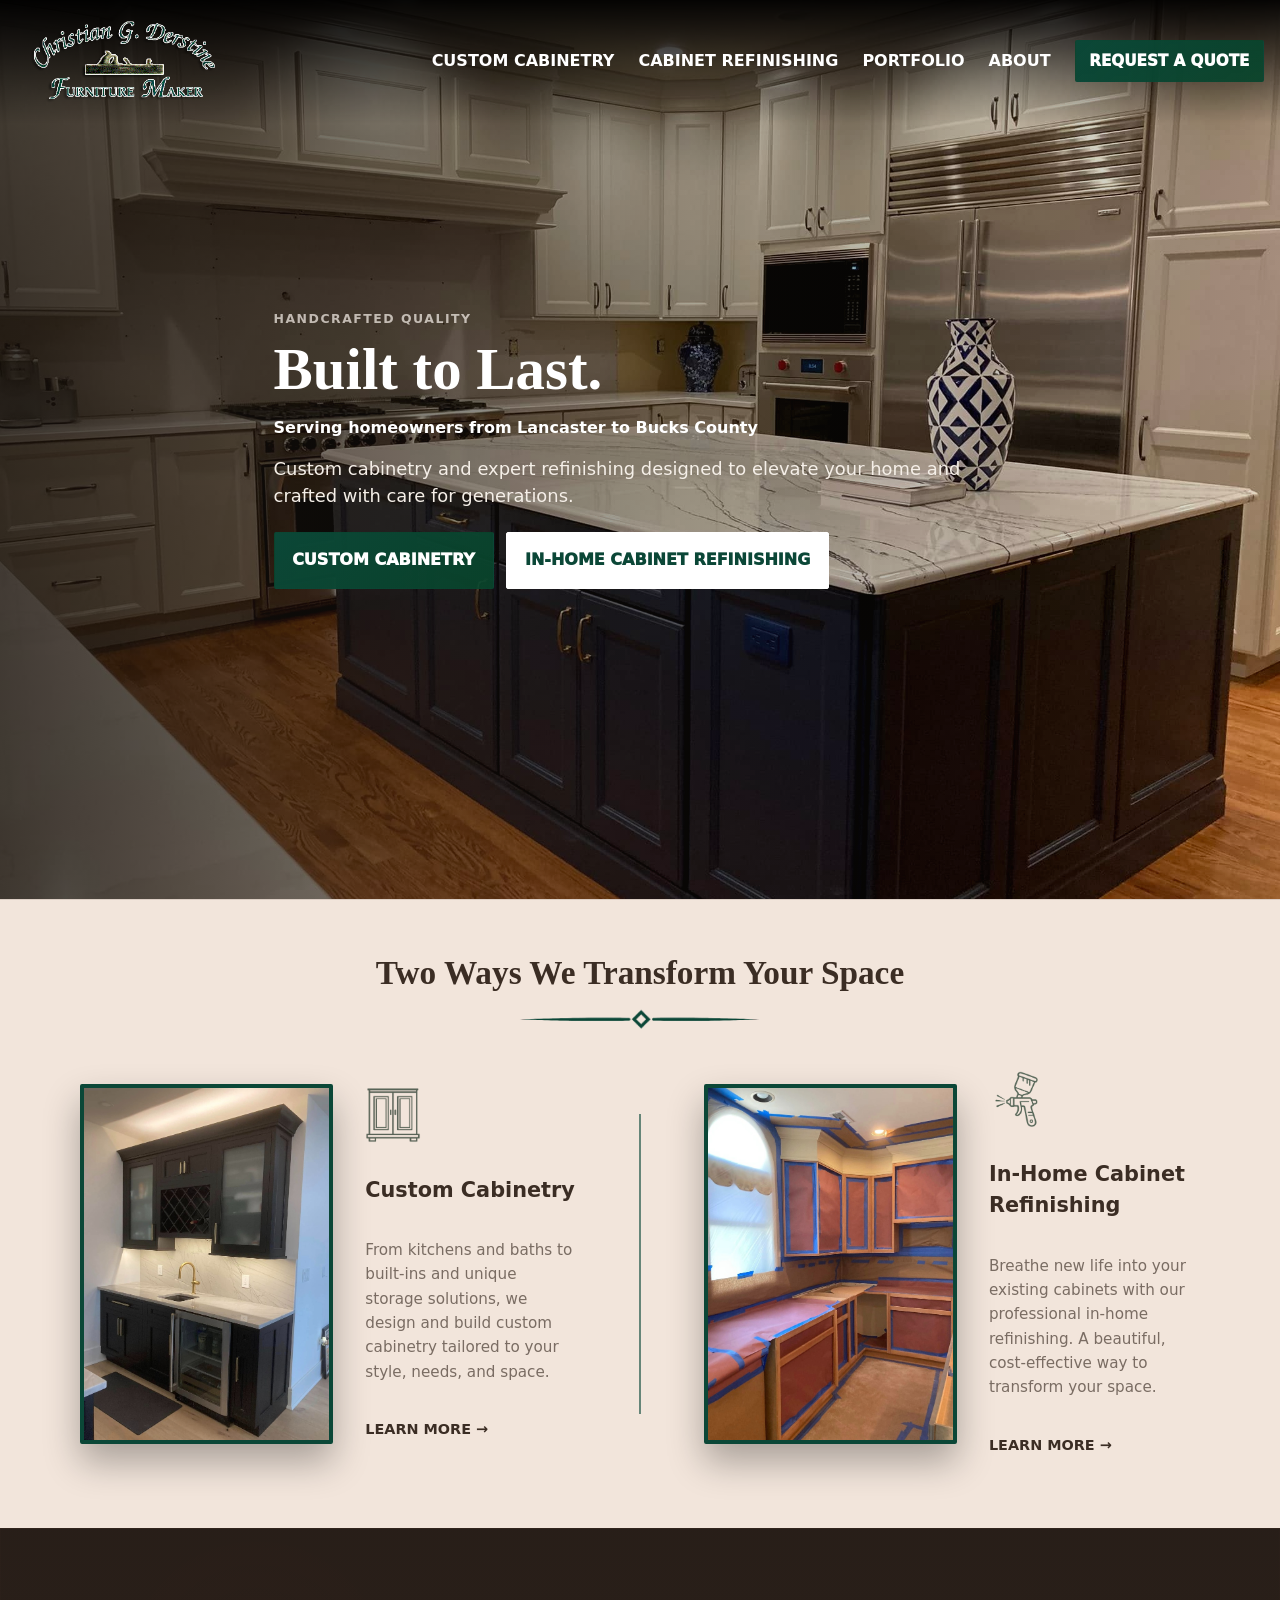
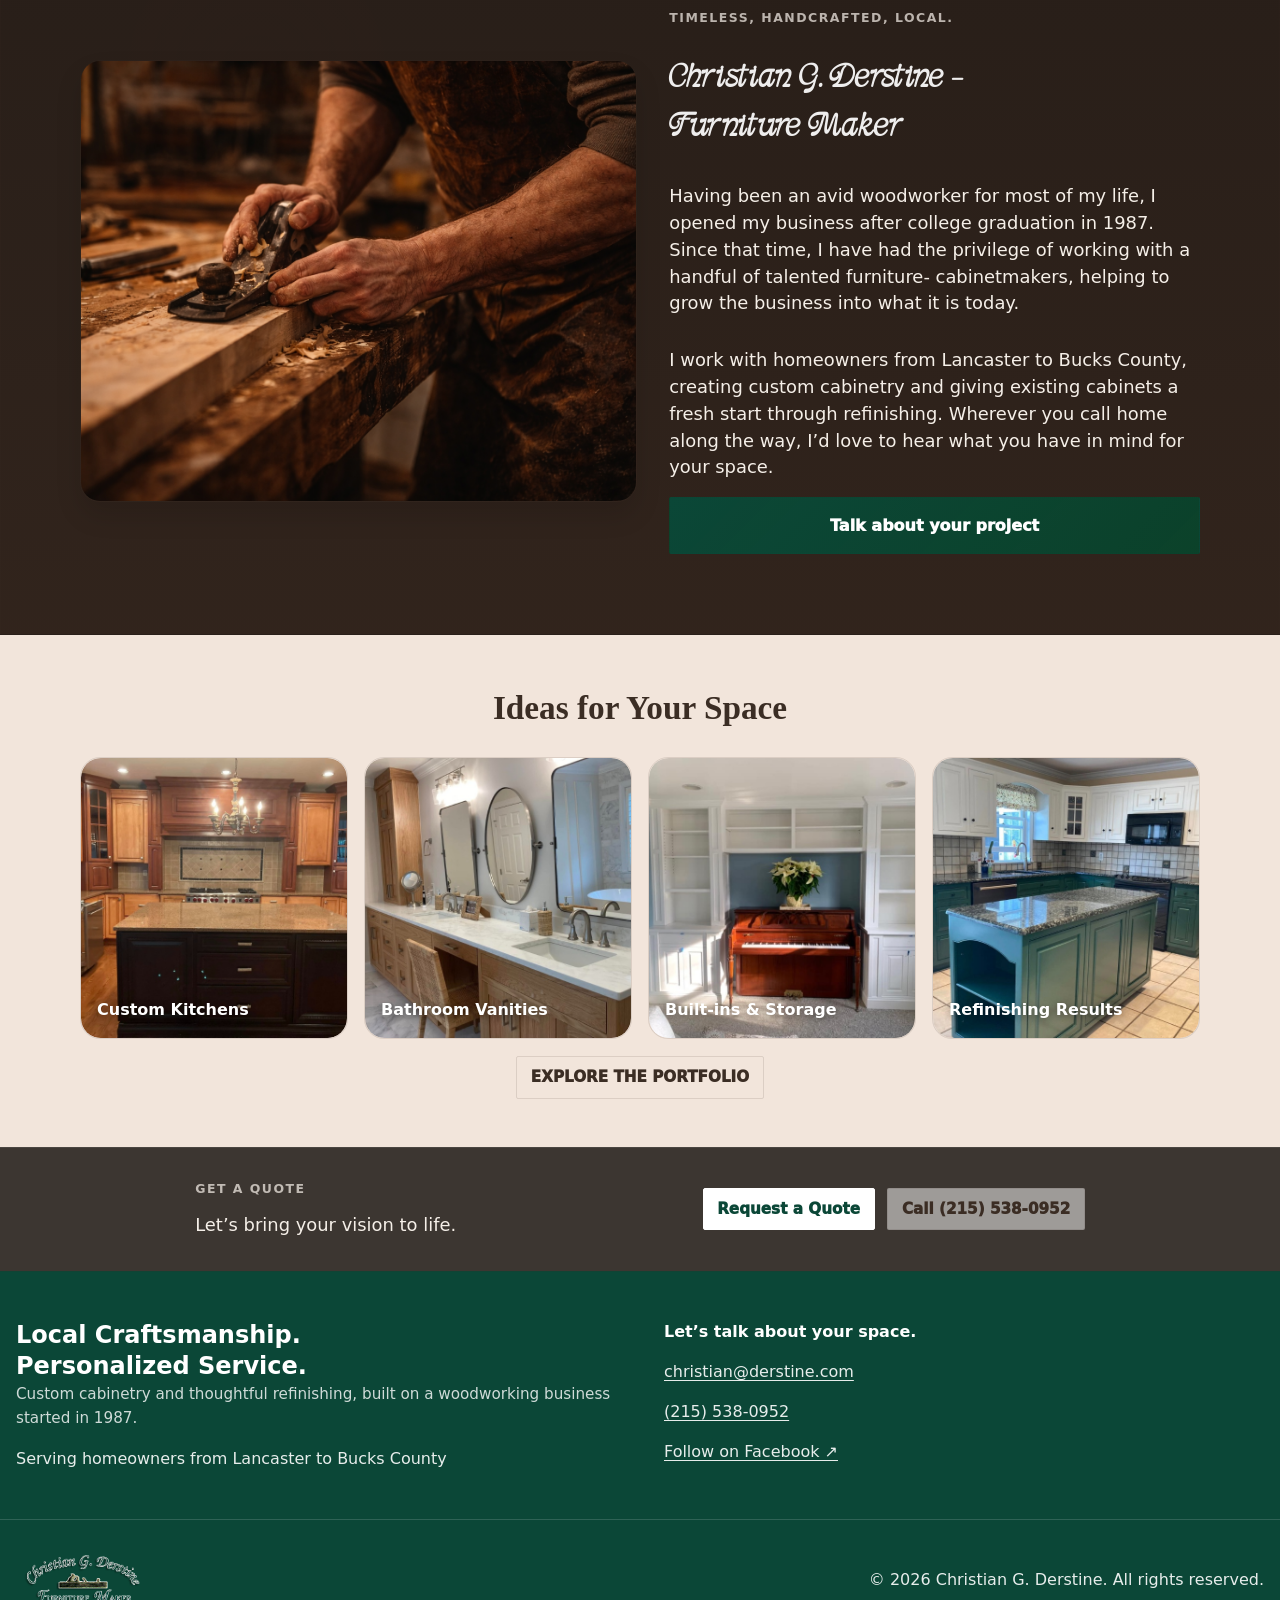
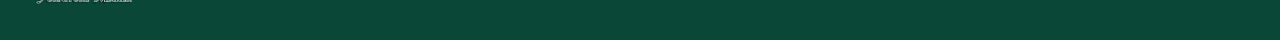
<file: index.html>
<!doctype html>
<html lang="en">
  <head>
    <meta charset="UTF-8" />
    <meta name="viewport" content="width=device-width, initial-scale=1.0" />
    <title>Custom Cabinetry &amp; Refinishing | Christian G. Derstine</title>
    <meta name="description" content="Custom cabinetry and in-home cabinet refinishing from Christian G. Derstine Furniture Maker." />
    <link rel="stylesheet" href="assets/styles/styles.css" />
  </head>

  <body>
    <a class="skip-link" href="#main">Skip to content</a>

    <header class="site-header">
      <div data-include="assets/partials/header.html"></div>
    </header>

    <main id="main">
      <section class="hero">
        <img class="hero__img" src="assets/images/kitchen02.jpg" alt="Kitchen cabinetry design inspiration" loading="eager" />
        <div class="hero__overlay">
          <div class="container hero__content">
            <p class="eyebrow">Handcrafted Quality</p>
            <h1 class="h1">Built to Last.</h1>
            <p class="hero__service-area">Serving homeowners from Lancaster to Bucks County</p>
            <p class="lead">Custom cabinetry and expert refinishing designed to elevate your home and crafted with care for generations.</p>
            <div class="hero__actions">
              <a class="btn btn--primary" href="services.html">CUSTOM CABINETRY</a>
              <a class="btn btn--outline btn--outline-white" href="refinishing.html">IN-HOME CABINET REFINISHING</a>
            </div>
          </div>
        </div>
      </section>

      <section class="section section--tight">
        <div class="container">
          <div class="section-head section-head--center">
            <div>
              <h2 class="h2">Two Ways We Transform Your Space</h2>
              <img class="accent" src="assets/images/accent.png">
            </div>
          </div>
          <div class="transform-grid">
            <div class="transform-col">
              <img class="transform-image" src="assets/images/kitchencabinets-01(1).jpg" alt="Custom cabinetry installation" loading="lazy" />
            </div>
            <div class="transform-col transform-content">
              <img class="transform-icon" src="assets/images/cabinet-icon.png" alt="Cabinet icon" loading="lazy" />
              <h3 class="transform-title">Custom Cabinetry</h3>
              <p class="transform-text">From kitchens and baths to built-ins and unique storage solutions, we design and build custom cabinetry tailored to your style, needs, and space.</p>
              <a class="transform-link" href="services.html">LEARN MORE →</a>
            </div>
            <div class="transform-col transform-middle">
              <div class="transform-middle__line"></div>
            </div>
            <div class="transform-col">
              <img class="transform-image" src="assets/images/refinishing-01(1).jpg" alt="Cabinet refinishing project" loading="lazy" />
            </div>
            <div class="transform-col transform-content">
              <img class="transform-icon" src="assets/images/sprayer-icon.png" alt="paint sprayer icon" loading="lazy" />
              <h3 class="transform-title">In-Home Cabinet Refinishing</h3>
              <p class="transform-text">Breathe new life into your existing cabinets with our professional in-home refinishing. A beautiful, cost-effective way to transform your space.</p>
              <a class="transform-link" href="refinishing.html">LEARN MORE →</a>
            </div>
            <!-- <div class="transform-col">
              <img class="transform-image" src="assets/images/g1.jpg" alt="Refinishing results" loading="lazy" />
            </div> -->
          </div>
        </div>
      </section>

      <section id="about" class="section section--dark section-story">
        <div class="container split">
          <div class="split__media hover-lift">
            <img src="assets/images/story.jpg" alt="Woodworking design inspiration" loading="lazy" />
          </div>
          <div class="split__content">
            <p class="eyebrow">Timeless, Handcrafted, Local.</p>
            <h2 class="h2">Christian G. Derstine – <br>Furniture Maker</h2>
            <p class="lead">Having been an avid woodworker for most of my life, I opened my business after college graduation in 1987. Since that time, I have had the privilege of working with a handful of talented furniture- cabinetmakers, helping to grow the business into what it is today.</p>
            <p class="lead">I work with homeowners from Lancaster to Bucks County, creating custom cabinetry and giving existing cabinets a fresh start through refinishing. Wherever you call home along the way, I’d love to hear what you have in mind for your space.</p>
            <a class="btn btn--primary" href="contact.html">Talk about your project</a>
          </div>
        </div>
      </section>

      <section class="section section--tight portfolio-preview">
        <div class="container">
          <div class="section-head section-head--center">
            <div>
              <h2 class="h2">Ideas for Your Space</h2>
            </div>
          </div>
          <div class="portfolio-grid">
            <div class="portfolio-item">
              <img src="assets/images/full-kitchen.jpg" alt="Custom Kitchens" loading="lazy" />
              <p class="portfolio-item__label">Custom Kitchens</p>
            </div>
            <div class="portfolio-item">
              <img src="assets/images/bathroom-cabinets-02.jpg" alt="Bathroom Vanities" loading="lazy" />
              <p class="portfolio-item__label">Bathroom Vanities</p>
            </div>
            <div class="portfolio-item">
              <img src="assets/images/piano.jpg" alt="Built-ins & Storage" loading="lazy" />
              <p class="portfolio-item__label">Built-ins & Storage</p>
            </div>
            <div class="portfolio-item">
              <img src="assets/images/kitchen-03.jpg" alt="Refinishing Results" loading="lazy" />
              <p class="portfolio-item__label">Refinishing Results</p>
            </div>
          </div>
          <div class="portfolio-actions">
            <a class="btn btn--outline btn--sm" href="gallery.html">EXPLORE THE PORTFOLIO</a>
          </div>
        </div>
      </section>

      <!-- Testimonials are hidden until approved customer quotes are supplied. -->
      <section hidden class="section section--tight testimonials-section">
        <div class="container">
          <div class="section-head section-head--center">
            <div>
              <h2 class="h2">What My Customers Say</h2>
            </div>
          </div>

          <div class="testimonial-slider" aria-label="Customer testimonials">
            <div class="testimonial-track">
              <article class="testimonial is-active">
                <p class="testimonial__quote">“Christian and his team delivered impeccable cabinets on time and on budget. The craftsmanship is top notch and the whole process was seamless.”</p>
                <p class="testimonial__author">– Emily R., Lancaster</p>
              </article>
              <article class="testimonial">
                <p class="testimonial__quote">“Our kitchen went from tired to stunning. Every detail was handled with care, and the finished product feels truly custom.”</p>
                <p class="testimonial__author">– Mark D., Ephrata</p>
              </article>
              <article class="testimonial">
                <p class="testimonial__quote">“The refinishing work brought our cabinets back to life. Christian was professional, communicative, and the final result exceeded our expectations.”</p>
                <p class="testimonial__author">– Lisa G., Lititz</p>
              </article>
            </div>

            <div class="testimonial-nav" aria-label="Testimonial navigation">
              <button class="testimonial-btn testimonial-btn--prev" type="button" aria-label="Previous testimonial">‹</button>
              <div class="testimonial-dots" aria-label="Testimonial navigation">
                <button class="testimonial-dot is-active" type="button" data-slide="0" aria-label="Show testimonial 1"></button>
                <button class="testimonial-dot" type="button" data-slide="1" aria-label="Show testimonial 2"></button>
                <button class="testimonial-dot" type="button" data-slide="2" aria-label="Show testimonial 3"></button>
              </div>
              <button class="testimonial-btn testimonial-btn--next" type="button" aria-label="Next testimonial">›</button>
            </div>
          </div>
        </div>
      </section>

      <section class="section section--cta cta-band">
        <div class="container cta-band__row">
          <div>
            <p class="eyebrow">GET A QUOTE</p>
            <p class="lead">Let’s bring your vision to life.</p>
          </div>
          <div class="cta-band__buttons">
            <a class="btn btn--primary btn--sm" href="contact.html">Request a Quote</a>
            <a class="btn btn--ghost btn--sm" href="tel:+12155380952">Call (215) 538-0952</a>
          </div>
        </div>
      </section>
    </main>

<div data-include="assets/partials/footer.html"></div>

    <script src="assets/scripts/config.js"></script>
    <script src="assets/scripts/script.js"></script>
  </body>
</html>
</file>
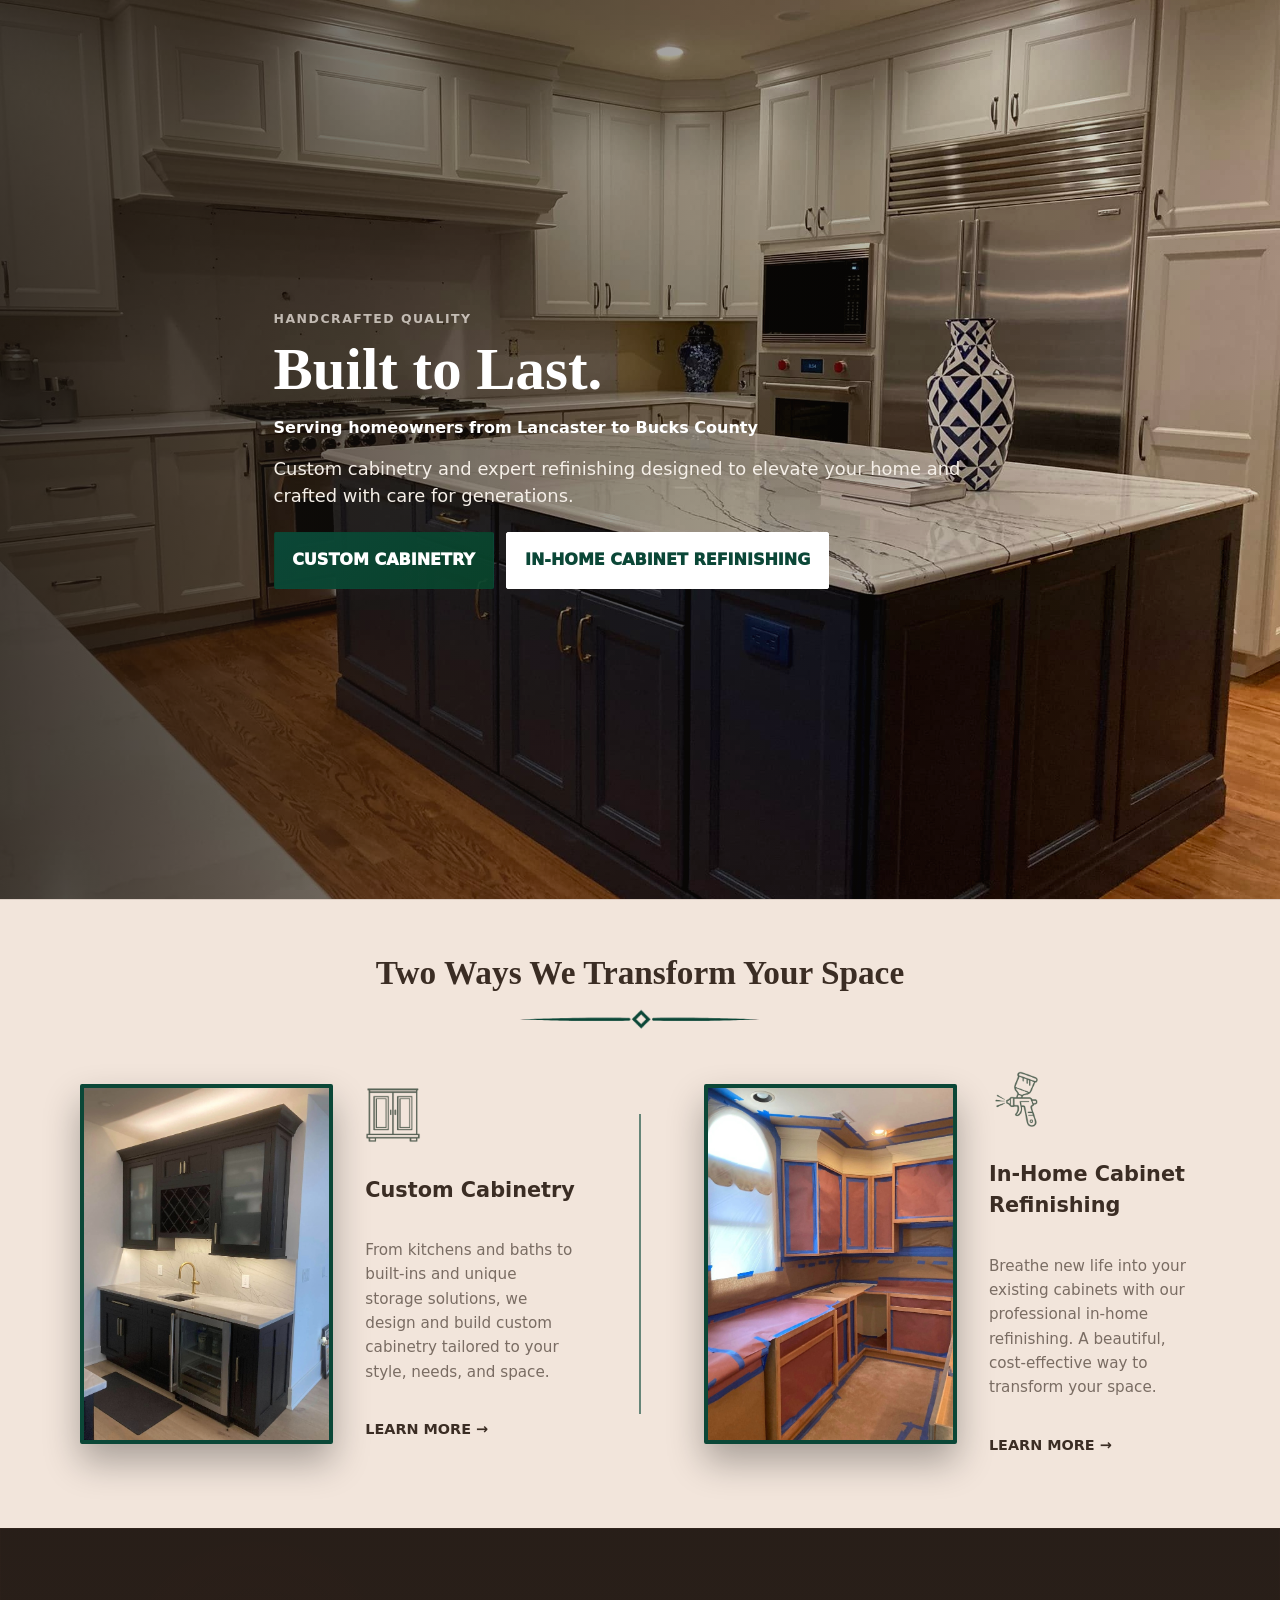
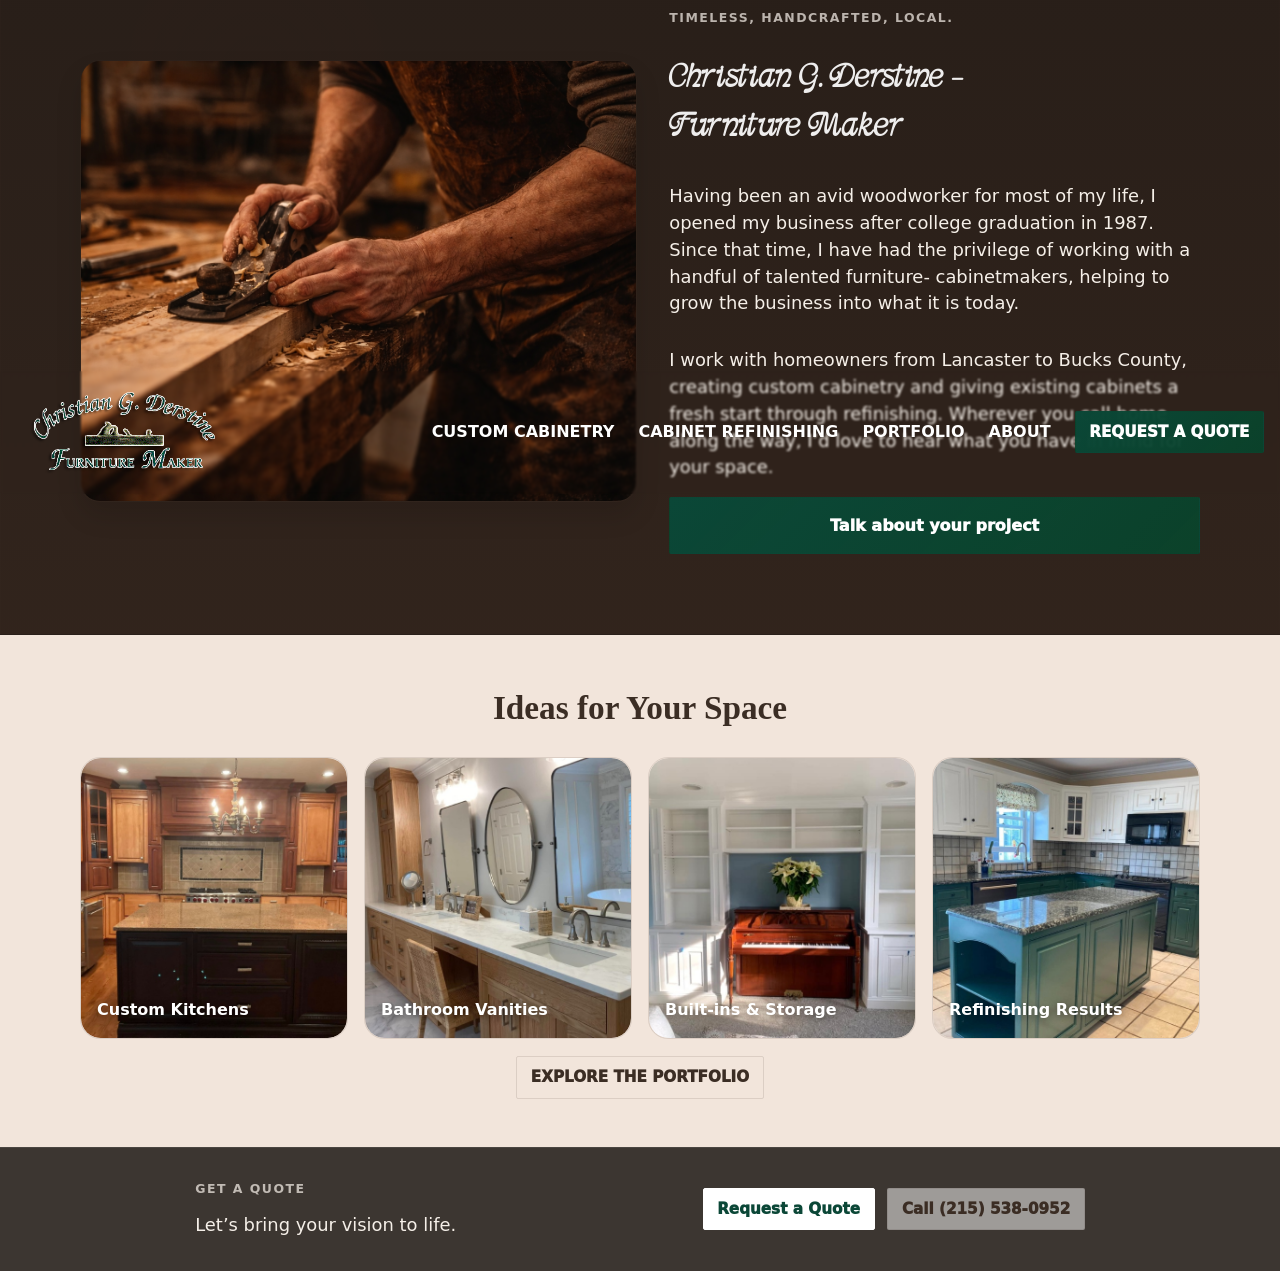
<file: about.html>
<!doctype html>
<html lang="en">
<head>
<meta charset="utf-8">
<meta name="viewport" content="width=device-width,initial-scale=1">
<meta http-equiv="refresh" content="0;url=index.html#about">
<title>About Christian G. Derstine</title>
<link rel="canonical" href="index.html#about">
</head>
<body>
<p>
<a href="index.html#about">Meet Chris on the homepage →</a>
</p>
</body>
</html>
</file>
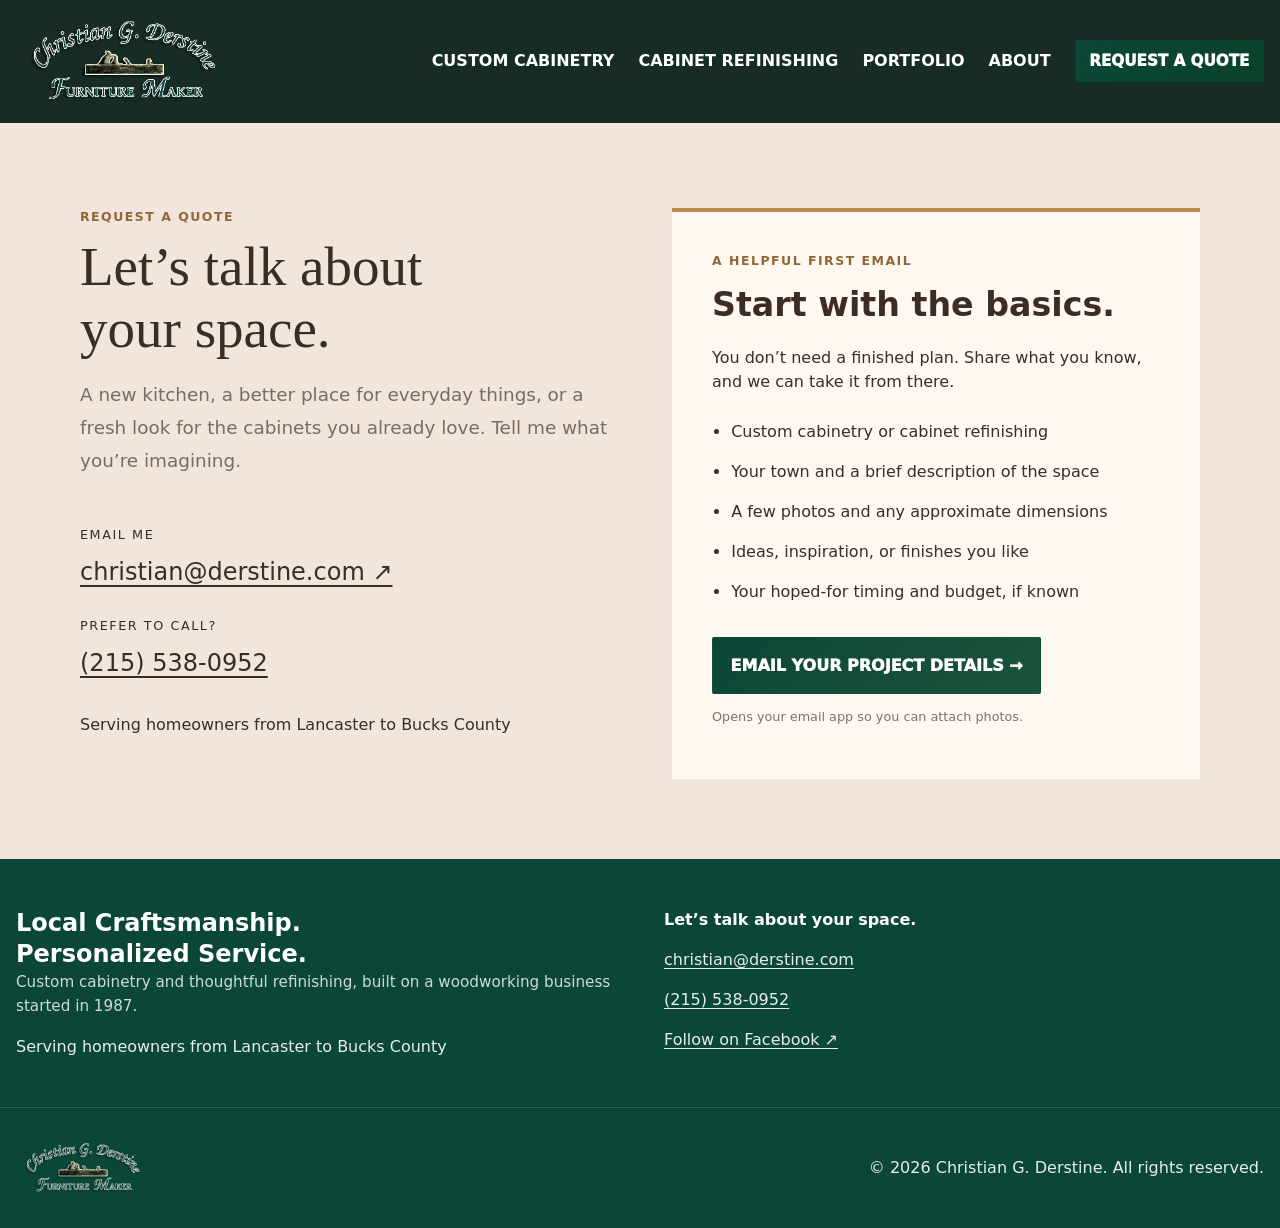
<file: contact.html>
<!doctype html>
<html lang="en">
<head>
<meta charset="utf-8">
<meta name="viewport" content="width=device-width, initial-scale=1">
<title>Request a Quote | Christian G. Derstine</title>
<meta name="description" content="Contact Christian G. Derstine to discuss custom cabinetry or cabinet refinishing.">
<link rel="stylesheet" href="assets/styles/styles.css">
</head>
<body class="inner-page">
<a class="skip-link" href="#main">Skip to content</a>
<header class="site-header" data-include="assets/partials/header.html">
</header>
<main id="main">
<section class="section contact-intro">
<div class="container contact-grid">
<div>
<p class="eyebrow">Request a quote</p>
<h1 class="h1">Let’s talk about<br>your space.</h1>
<p class="intro-copy">A new kitchen, a better place for everyday things, or a fresh look for the cabinets you already love. Tell me what you’re imagining.</p>
<div class="contact-links">
<span>Email me</span>
<a href="mailto:christian@derstine.com?subject=Cabinetry%20project%20inquiry">christian@derstine.com ↗</a>
<span>Prefer to call?</span>
<a href="tel:+12155380952">(215) 538-0952</a>
</div>
<p data-service-area hidden>
</p>
<!-- Service area is supplied by SITE_CONFIG.serviceArea. -->
</div>
<aside class="inquiry-guide">
<p class="eyebrow">A helpful first email</p>
<h2 class="h2">Start with the basics.</h2>
<p>You don’t need a finished plan. Share what you know, and we can take it from there.</p>
<ul>
<li>Custom cabinetry or cabinet refinishing</li>
<li>Your town and a brief description of the space</li>
<li>A few photos and any approximate dimensions</li>
<li>Ideas, inspiration, or finishes you like</li>
<li>Your hoped-for timing and budget, if known</li>
</ul>
<a class="btn btn--primary" href="mailto:christian@derstine.com?subject=Cabinetry%20project%20inquiry">EMAIL YOUR PROJECT DETAILS →</a>
<p class="contact-note">Opens your email app so you can attach photos.</p>
</aside>
</div>
</section>
</main>
<div data-include="assets/partials/footer.html">
</div>
<script src="assets/scripts/config.js">
</script>
<script src="assets/scripts/script.js">
</script>
</body>
</html>
</file>
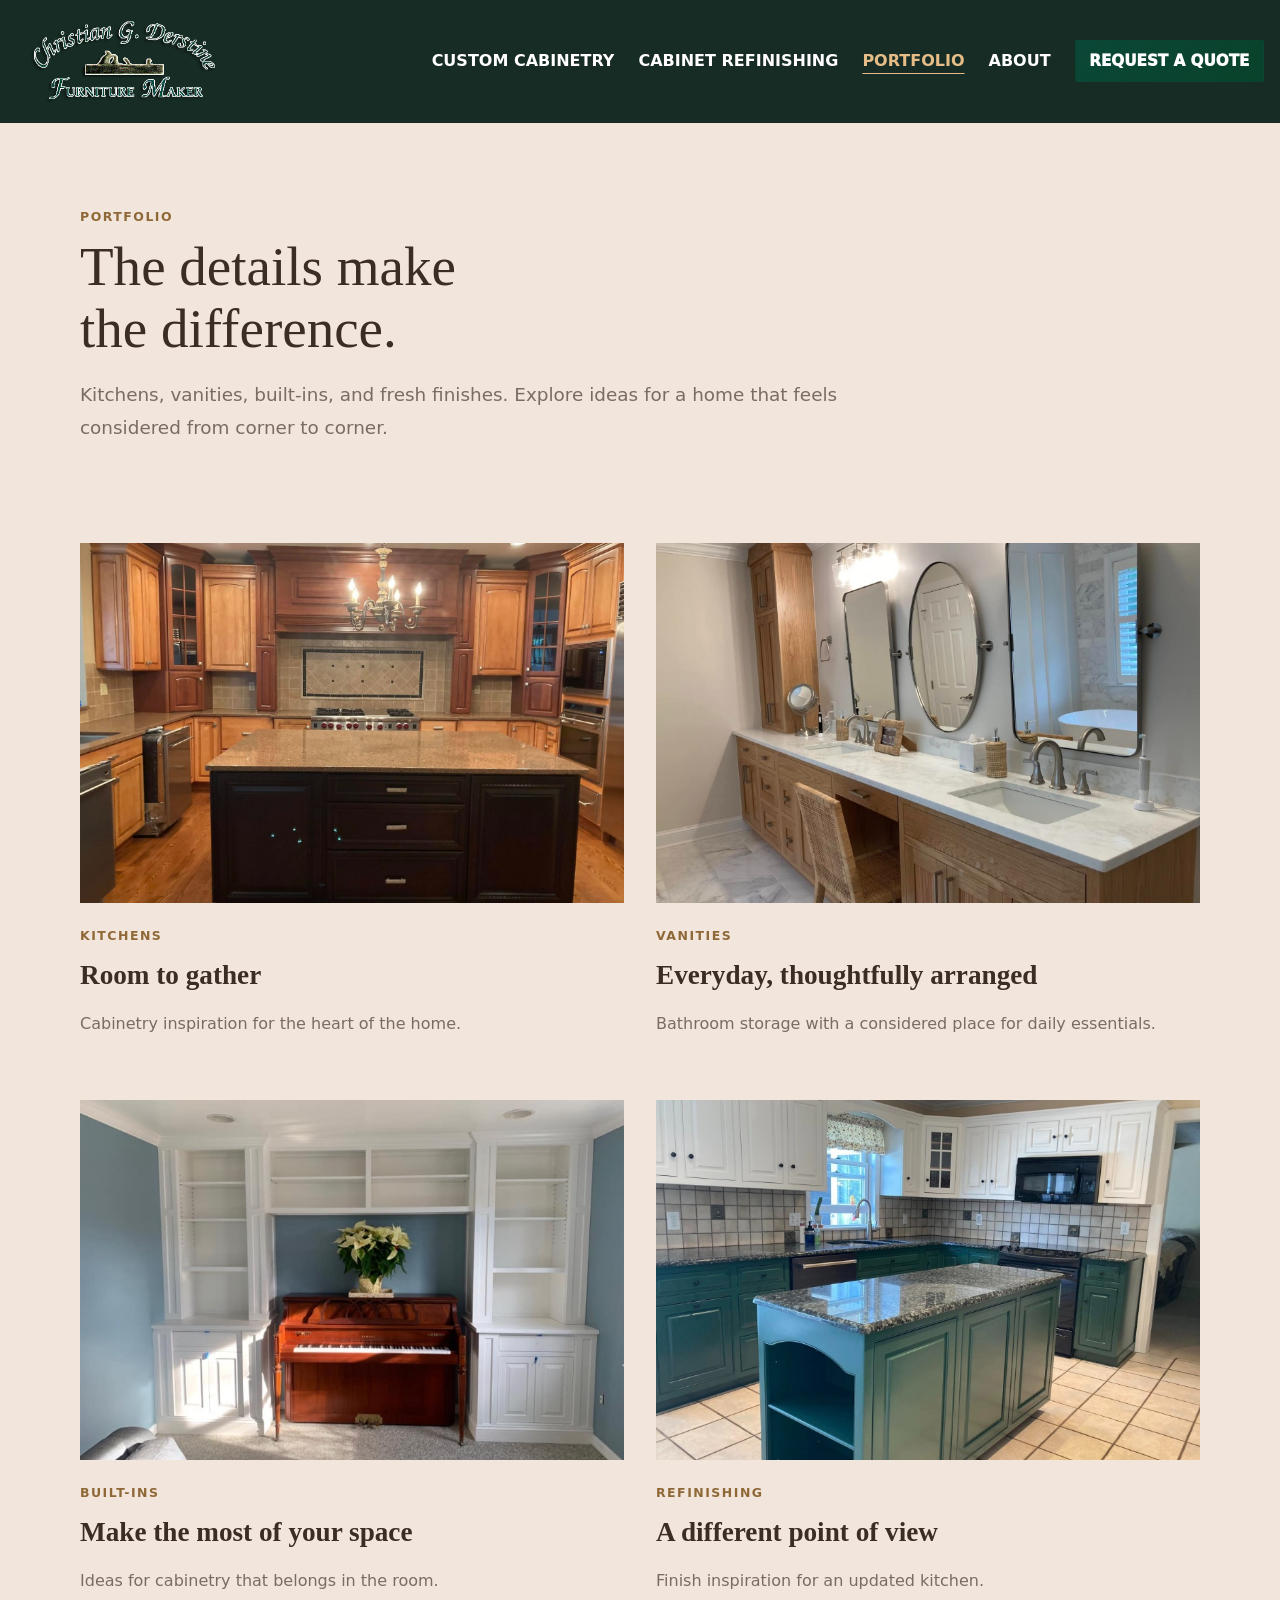
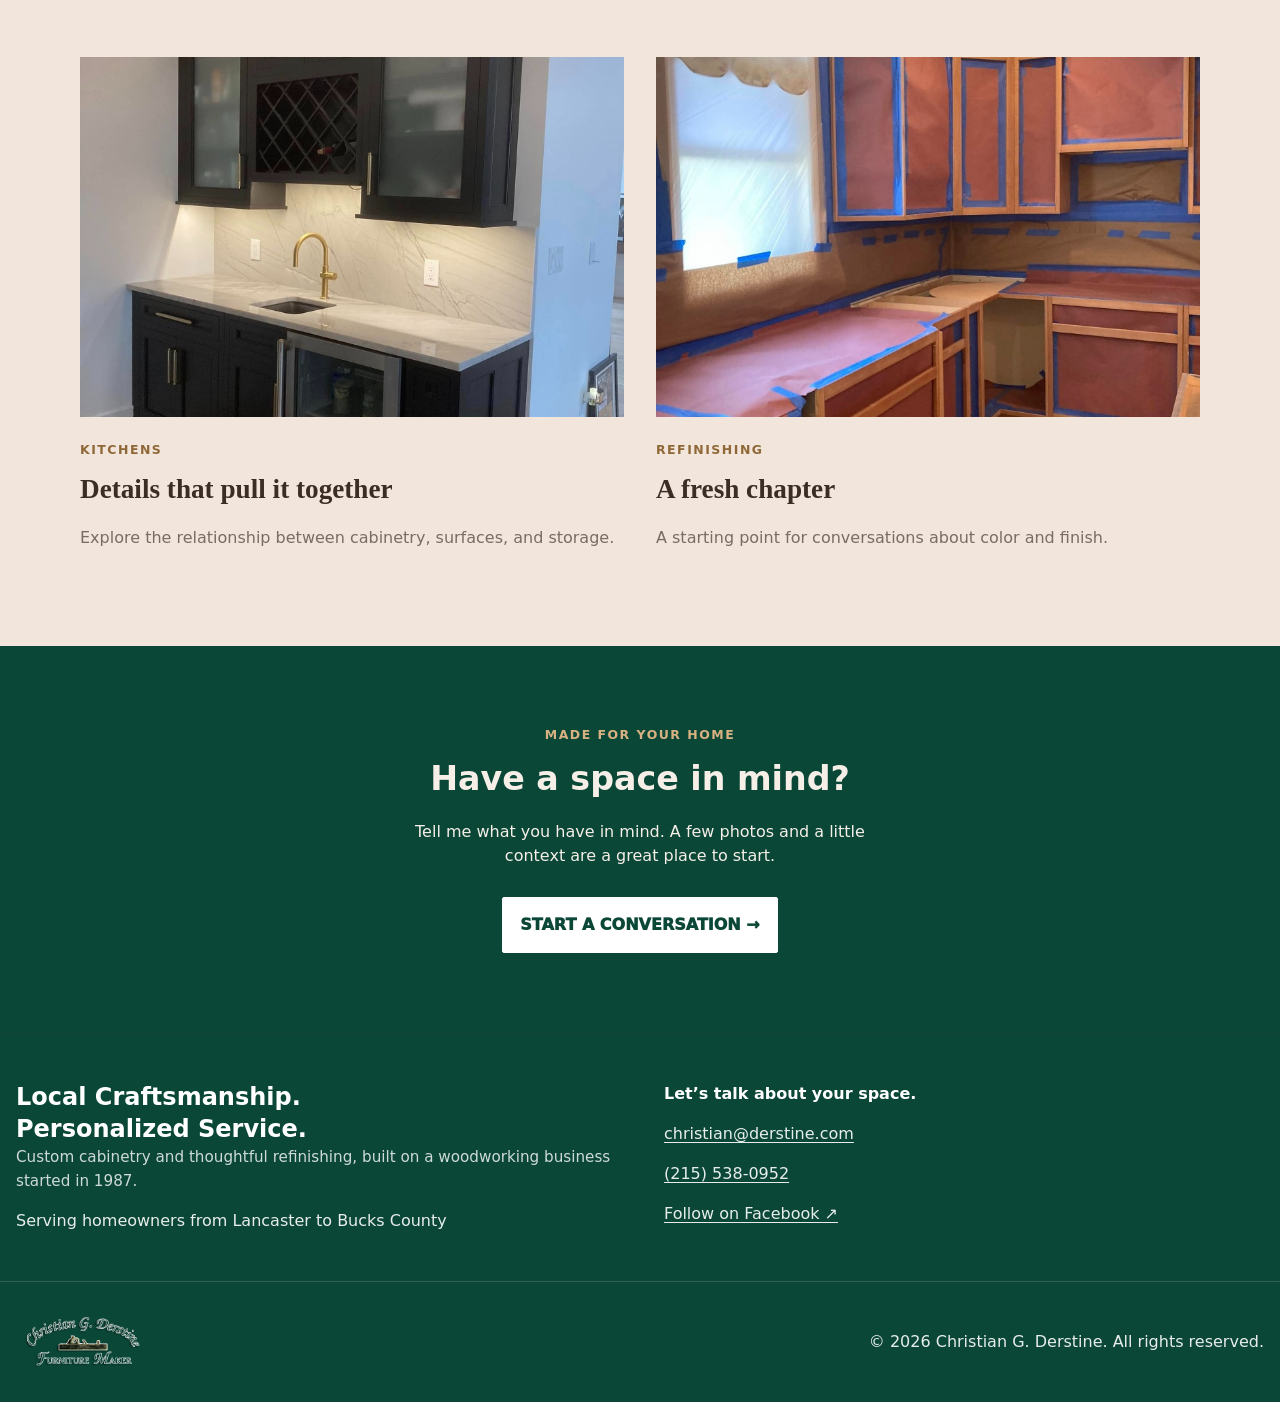
<file: gallery.html>
<!doctype html>
<html lang="en">
<head>
<meta charset="utf-8">
<meta name="viewport" content="width=device-width, initial-scale=1">
<title>Portfolio | Christian G. Derstine</title>
<meta name="description" content="Explore design inspiration for custom cabinetry, built-ins, vanities, and cabinet refinishing.">
<link rel="stylesheet" href="assets/styles/styles.css">
</head>
<body class="inner-page">
<a class="skip-link" href="#main">Skip to content</a>
<header class="site-header" data-include="assets/partials/header.html">
</header>
<main id="main">
<section class="section portfolio-intro">
<div class="container">
<p class="eyebrow">Portfolio</p>
<h1 class="h1">The details make<br>the difference.</h1>
<p class="intro-copy">Kitchens, vanities, built-ins, and fresh finishes. Explore ideas for a home that feels considered from corner to corner.</p>
</div>
</section>
<section class="section portfolio-section">
<div class="container project-grid">
<figure class="project-card">
<img src="assets/images/full-kitchen.jpg" alt="Kitchens design inspiration" loading="lazy">
<figcaption>
<p class="eyebrow">Kitchens</p>
<h2>Room to gather</h2>
<p>Cabinetry inspiration for the heart of the home.</p>
</figcaption>
</figure>
<figure class="project-card">
<img src="assets/images/bathroom-cabinets-02.jpg" alt="Vanities design inspiration" loading="lazy">
<figcaption>
<p class="eyebrow">Vanities</p>
<h2>Everyday, thoughtfully arranged</h2>
<p>Bathroom storage with a considered place for daily essentials.</p>
</figcaption>
</figure>
<figure class="project-card">
<img src="assets/images/piano.jpg" alt="Built-ins design inspiration" loading="lazy">
<figcaption>
<p class="eyebrow">Built-ins</p>
<h2>Make the most of your space</h2>
<p>Ideas for cabinetry that belongs in the room.</p>
</figcaption>
</figure>
<figure class="project-card">
<img src="assets/images/kitchen-03.jpg" alt="Refinishing design inspiration" loading="lazy">
<figcaption>
<p class="eyebrow">Refinishing</p>
<h2>A different point of view</h2>
<p>Finish inspiration for an updated kitchen.</p>
</figcaption>
</figure>
<figure class="project-card">
<img src="assets/images/kitchencabinets-01(1).jpg" alt="Kitchens design inspiration" loading="lazy">
<figcaption>
<p class="eyebrow">Kitchens</p>
<h2>Details that pull it together</h2>
<p>Explore the relationship between cabinetry, surfaces, and storage.</p>
</figcaption>
</figure>
<figure class="project-card">
<img src="assets/images/refinishing-01(1).jpg" alt="Refinishing design inspiration" loading="lazy">
<figcaption>
<p class="eyebrow">Refinishing</p>
<h2>A fresh chapter</h2>
<p>A starting point for conversations about color and finish.</p>
</figcaption>
</figure>
</div>
</section>
<section class="section project-cta">
<div class="container">
<p class="eyebrow">Made for your home</p>
<h2 class="h2">Have a space in mind?</h2>
<p>Tell me what you have in mind. A few photos and a little context are a great place to start.</p>
<a class="btn btn--primary" href="contact.html">START A CONVERSATION →</a>
</div>
</section>
</main>
<div data-include="assets/partials/footer.html">
</div>
<script src="assets/scripts/config.js">
</script>
<script src="assets/scripts/script.js">
</script>
</body>
</html>
</file>
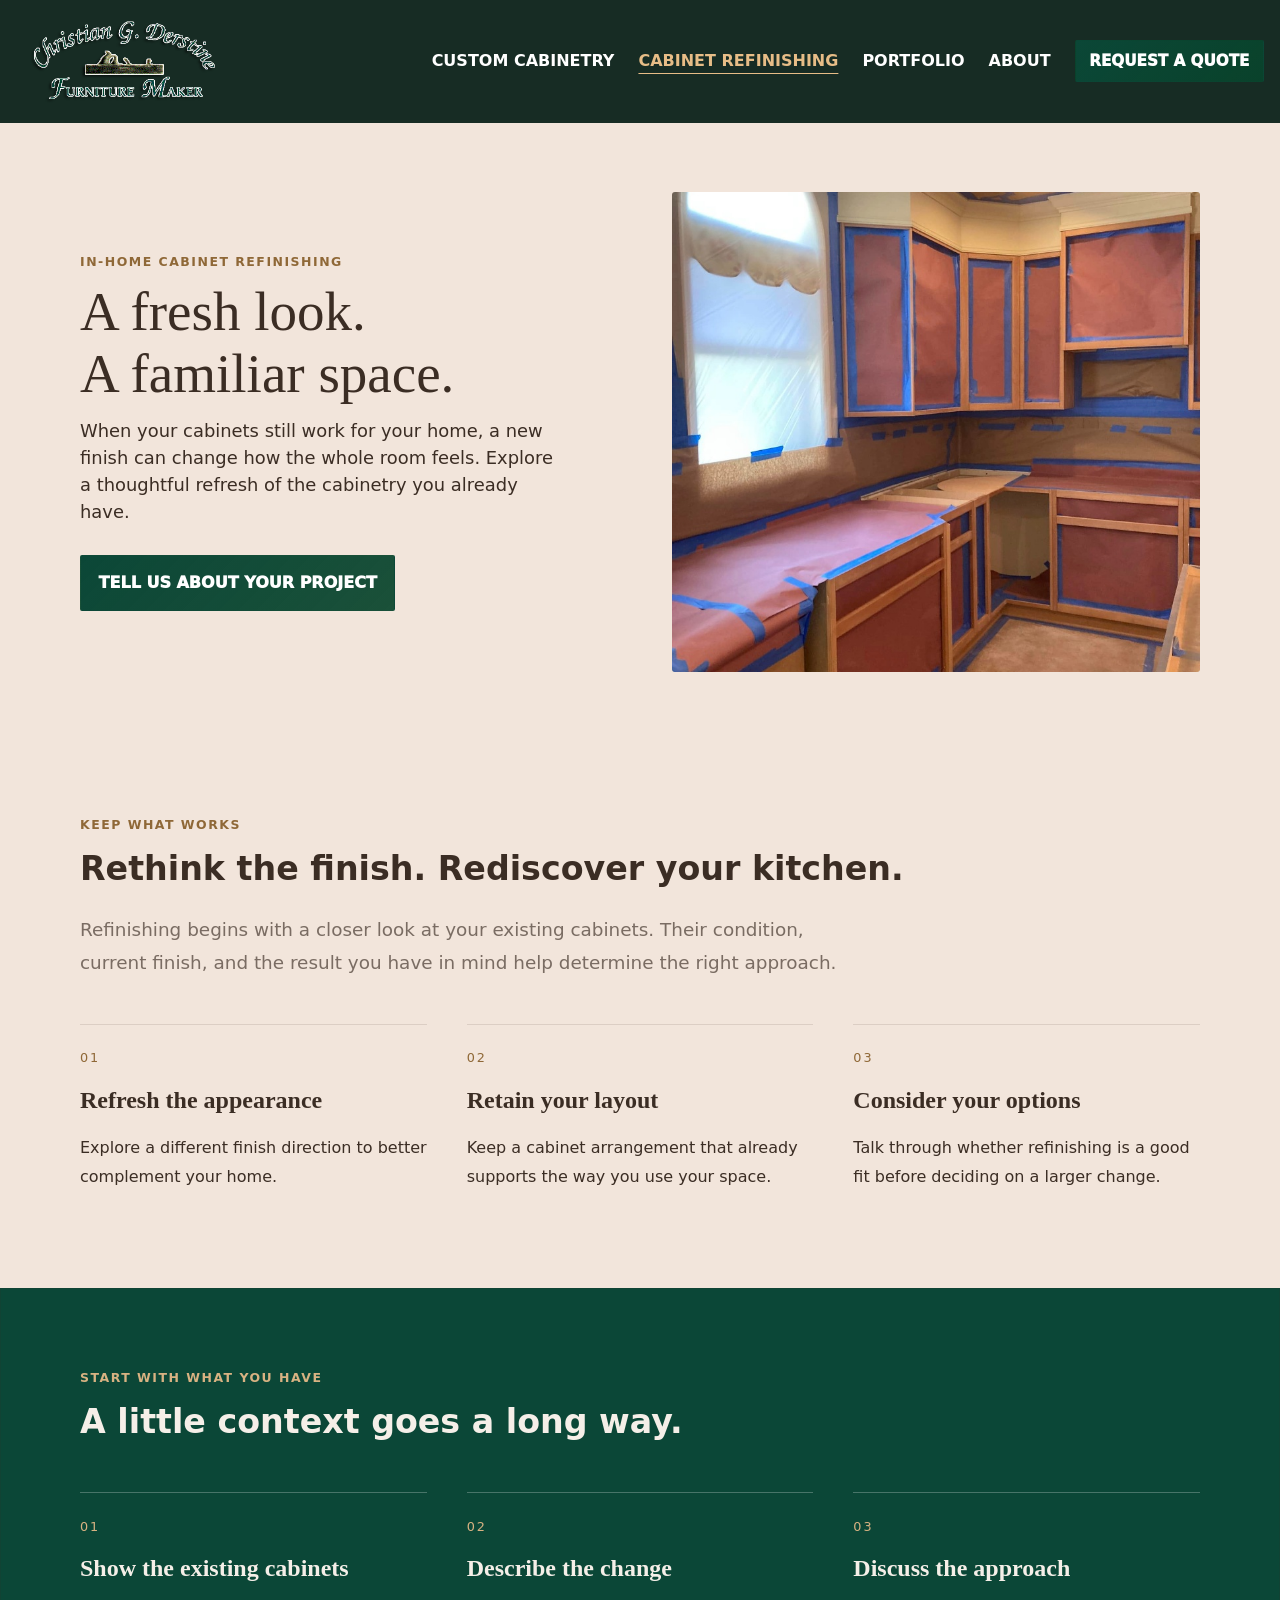
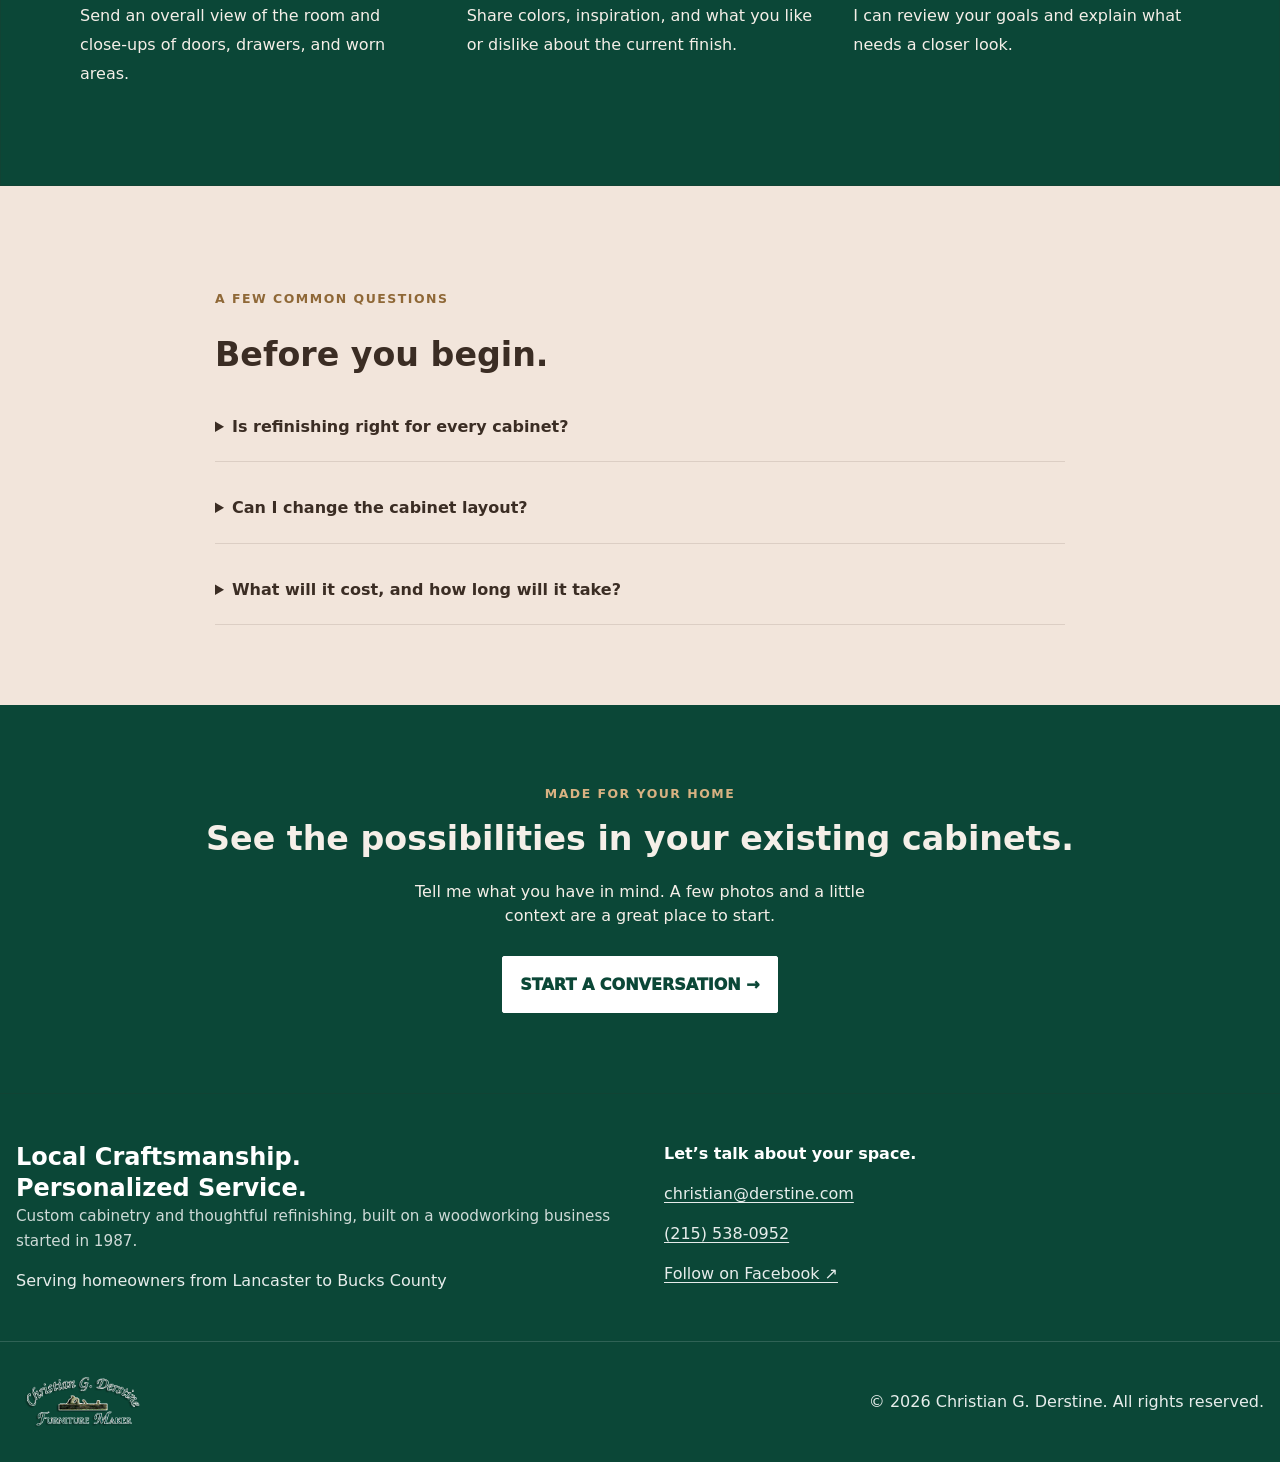
<file: refinishing.html>
<!doctype html>
<html lang="en">
<head>
<meta charset="utf-8">
<meta name="viewport" content="width=device-width, initial-scale=1">
<title>Cabinet Refinishing | Christian G. Derstine</title>
<meta name="description" content="Give existing cabinetry a fresh look with in-home cabinet refinishing.">
<link rel="stylesheet" href="assets/styles/styles.css">
</head>
<body class="inner-page">
<a class="skip-link" href="#main">Skip to content</a>
<header class="site-header" data-include="assets/partials/header.html">
</header>
<main id="main">
<section class="page-hero">
<div class="container page-hero__grid">
<div>
<p class="eyebrow">In-home cabinet refinishing</p>
<h1 class="h1">A fresh look.<br>A familiar space.</h1>
<p class="lead">When your cabinets still work for your home, a new finish can change how the whole room feels. Explore a thoughtful refresh of the cabinetry you already have.</p>
<a class="btn btn--primary" href="contact.html">TELL US ABOUT YOUR PROJECT</a>
</div>
<figure>
<img src="assets/images/refinishing-01(1).jpg" alt="Cabinetry design inspiration">
</figure>
</div>
</section>
<section class="section">
<div class="container">
<p class="eyebrow">Keep what works</p>
<h2 class="h2">Rethink the finish. Rediscover your kitchen.</h2>
<p class="intro-copy">Refinishing begins with a closer look at your existing cabinets. Their condition, current finish, and the result you have in mind help determine the right approach.</p>
<div class="detail-grid">
<article>
<span class="detail-number">01</span>
<h3>Refresh the appearance</h3>
<p>Explore a different finish direction to better complement your home.</p>
</article>
<article>
<span class="detail-number">02</span>
<h3>Retain your layout</h3>
<p>Keep a cabinet arrangement that already supports the way you use your space.</p>
</article>
<article>
<span class="detail-number">03</span>
<h3>Consider your options</h3>
<p>Talk through whether refinishing is a good fit before deciding on a larger change.</p>
</article>
</div>
</div>
</section>
<section class="section section--dark">
<div class="container">
<p class="eyebrow">Start with what you have</p>
<h2 class="h2">A little context goes a long way.</h2>
<div class="detail-grid">
<article>
<span class="detail-number">01</span>
<h3>Show the existing cabinets</h3>
<p>Send an overall view of the room and close-ups of doors, drawers, and worn areas.</p>
</article>
<article>
<span class="detail-number">02</span>
<h3>Describe the change</h3>
<p>Share colors, inspiration, and what you like or dislike about the current finish.</p>
</article>
<article>
<span class="detail-number">03</span>
<h3>Discuss the approach</h3>
<p>I can review your goals and explain what needs a closer look.</p>
</article>
</div>
</div>
</section>
<section class="section">
<div class="container faq">
<p class="eyebrow">A few common questions</p>
<h2 class="h2">Before you begin.</h2>
<details>
<summary>Is refinishing right for every cabinet?</summary>
<p>Cabinet condition and materials matter. Share photos and discuss your existing cabinetry with me to find out whether it is a good candidate.</p>
</details>
<details>
<summary>Can I change the cabinet layout?</summary>
<p>Refinishing focuses on existing cabinetry. For a new arrangement or different storage, <a href="services.html">explore custom cabinetry</a>.</p>
</details>
<details>
<summary>What will it cost, and how long will it take?</summary>
<p>These details depend on the scope and condition of your cabinets. Contact me to discuss your project and the next steps.</p>
</details>
</div>
</section>
<section class="section project-cta">
<div class="container">
<p class="eyebrow">Made for your home</p>
<h2 class="h2">See the possibilities in your existing cabinets.</h2>
<p>Tell me what you have in mind. A few photos and a little context are a great place to start.</p>
<a class="btn btn--primary" href="contact.html">START A CONVERSATION →</a>
</div>
</section>
</main>
<div data-include="assets/partials/footer.html">
</div>
<script src="assets/scripts/config.js">
</script>
<script src="assets/scripts/script.js">
</script>
</body>
</html>
</file>
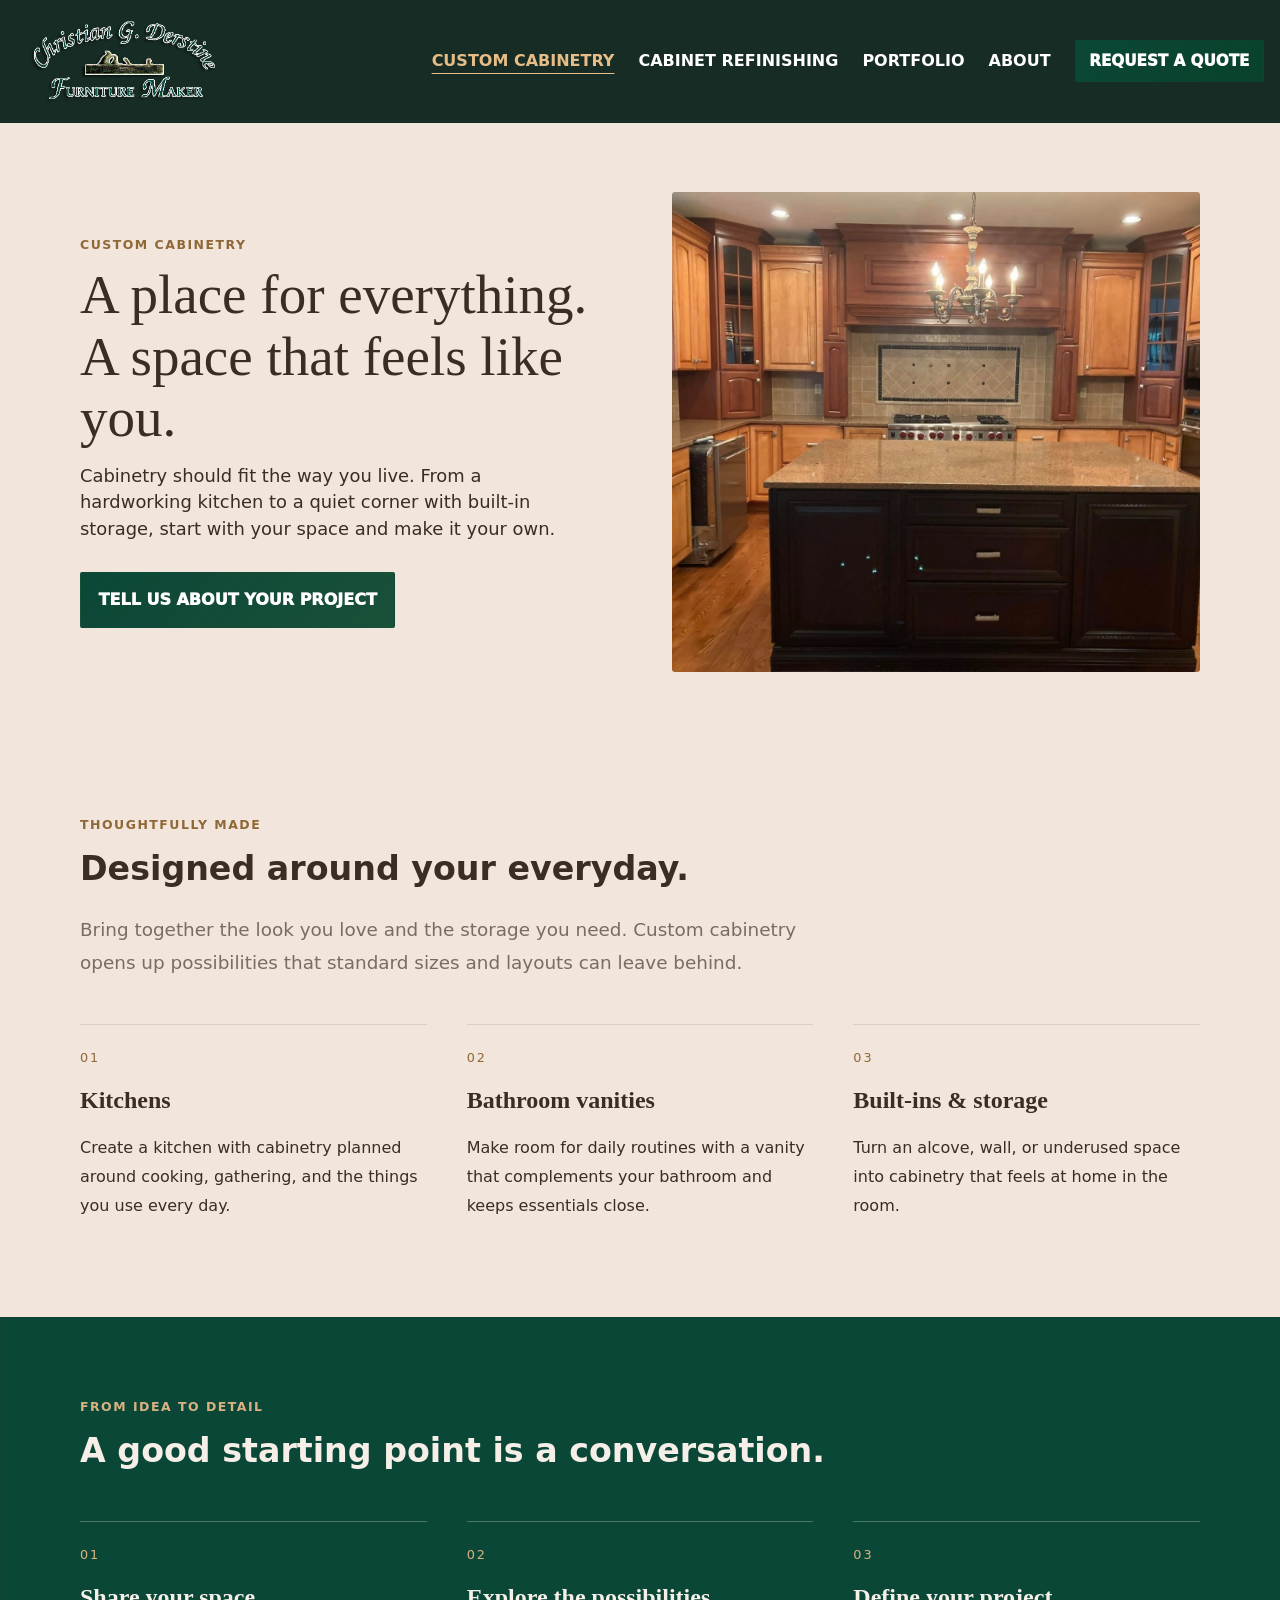
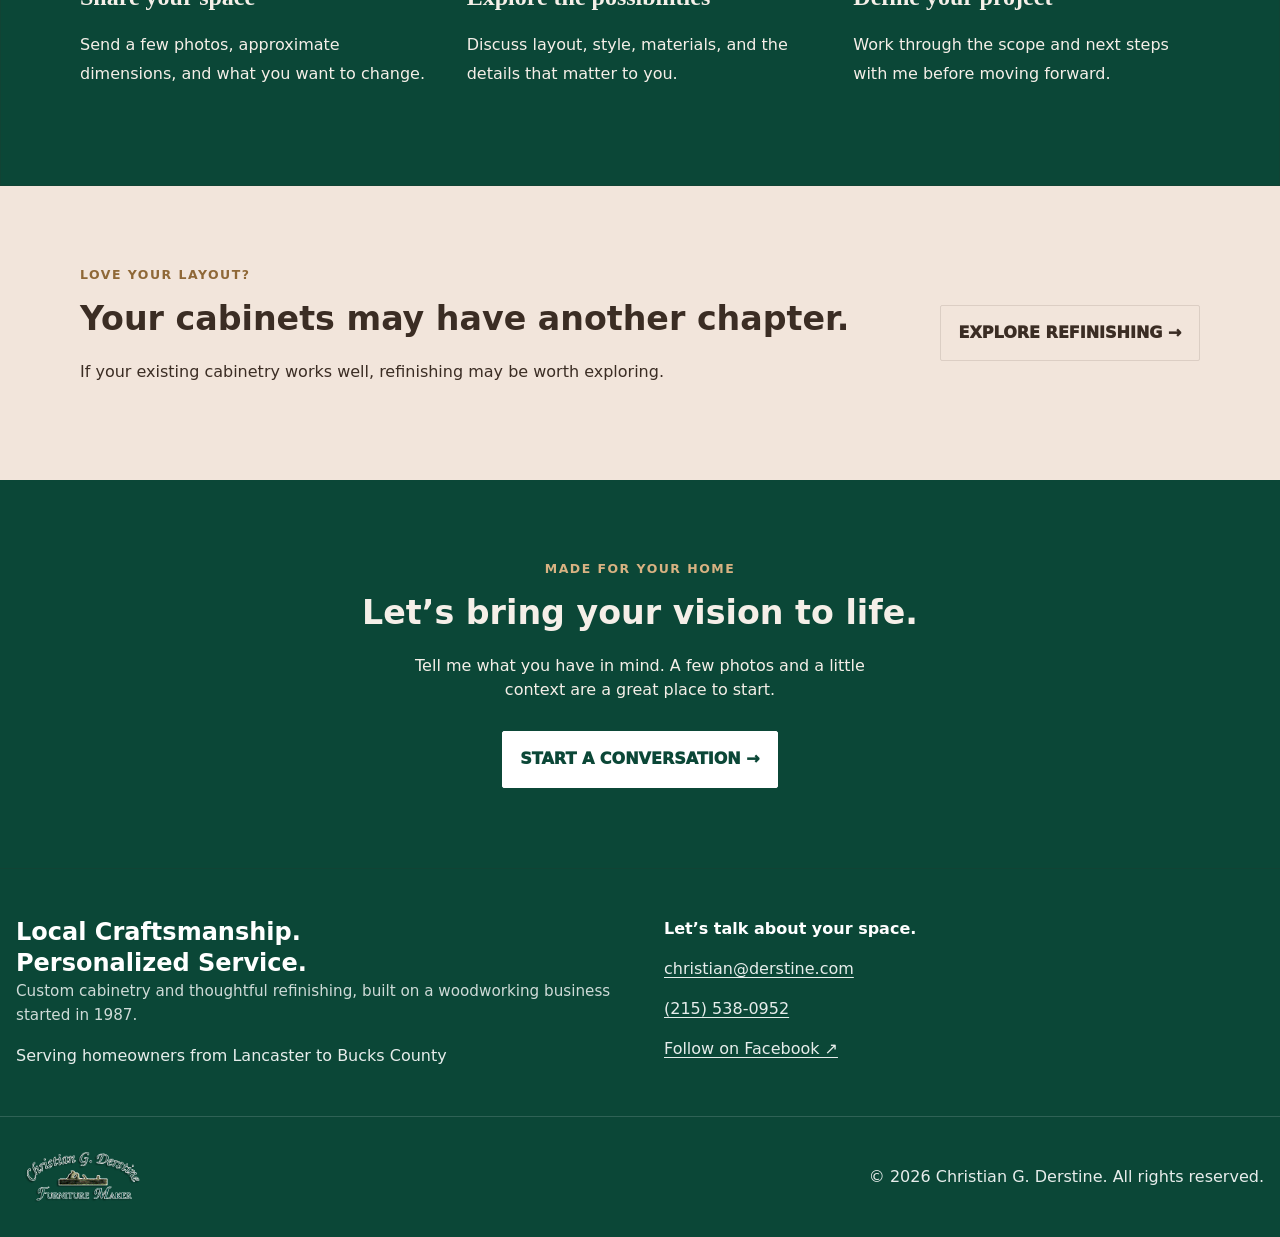
<file: services.html>
<!doctype html>
<html lang="en">
<head>
<meta charset="utf-8">
<meta name="viewport" content="width=device-width, initial-scale=1">
<title>Custom Cabinetry | Christian G. Derstine</title>
<meta name="description" content="Explore custom kitchen cabinets, bathroom vanities, built-ins and storage tailored to your home.">
<link rel="stylesheet" href="assets/styles/styles.css">
</head>
<body class="inner-page">
<a class="skip-link" href="#main">Skip to content</a>
<header class="site-header" data-include="assets/partials/header.html">
</header>
<main id="main">
<section class="page-hero">
<div class="container page-hero__grid">
<div>
<p class="eyebrow">Custom cabinetry</p>
<h1 class="h1">A place for everything.<br>A space that feels like you.</h1>
<p class="lead">Cabinetry should fit the way you live. From a hardworking kitchen to a quiet corner with built-in storage, start with your space and make it your own.</p>
<a class="btn btn--primary" href="contact.html">TELL US ABOUT YOUR PROJECT</a>
</div>
<figure>
<img src="assets/images/full-kitchen.jpg" alt="Cabinetry design inspiration">
</figure>
</div>
</section>
<section class="section">
<div class="container">
<p class="eyebrow">Thoughtfully made</p>
<h2 class="h2">Designed around your everyday.</h2>
<p class="intro-copy">Bring together the look you love and the storage you need. Custom cabinetry opens up possibilities that standard sizes and layouts can leave behind.</p>
<div class="detail-grid">
<article>
<span class="detail-number">01</span>
<h3>Kitchens</h3>
<p>Create a kitchen with cabinetry planned around cooking, gathering, and the things you use every day.</p>
</article>
<article>
<span class="detail-number">02</span>
<h3>Bathroom vanities</h3>
<p>Make room for daily routines with a vanity that complements your bathroom and keeps essentials close.</p>
</article>
<article>
<span class="detail-number">03</span>
<h3>Built-ins & storage</h3>
<p>Turn an alcove, wall, or underused space into cabinetry that feels at home in the room.</p>
</article>
</div>
</div>
</section>
<section class="section section--dark">
<div class="container">
<p class="eyebrow">From idea to detail</p>
<h2 class="h2">A good starting point is a conversation.</h2>
<div class="detail-grid">
<article>
<span class="detail-number">01</span>
<h3>Share your space</h3>
<p>Send a few photos, approximate dimensions, and what you want to change.</p>
</article>
<article>
<span class="detail-number">02</span>
<h3>Explore the possibilities</h3>
<p>Discuss layout, style, materials, and the details that matter to you.</p>
</article>
<article>
<span class="detail-number">03</span>
<h3>Define your project</h3>
<p>Work through the scope and next steps with me before moving forward.</p>
</article>
</div>
</div>
</section>
<section class="section">
<div class="container service-crosslink">
<div>
<p class="eyebrow">Love your layout?</p>
<h2 class="h2">Your cabinets may have another chapter.</h2>
<p>If your existing cabinetry works well, refinishing may be worth exploring.</p>
</div>
<a class="btn btn--outline" href="refinishing.html">EXPLORE REFINISHING →</a>
</div>
</section>
<section class="section project-cta">
<div class="container">
<p class="eyebrow">Made for your home</p>
<h2 class="h2">Let’s bring your vision to life.</h2>
<p>Tell me what you have in mind. A few photos and a little context are a great place to start.</p>
<a class="btn btn--primary" href="contact.html">START A CONVERSATION →</a>
</div>
</section>
</main>
<div data-include="assets/partials/footer.html">
</div>
<script src="assets/scripts/config.js">
</script>
<script src="assets/scripts/script.js">
</script>
</body>
</html>
</file>
<file: assets/styles/styles.css>
:root {
  /* Brand tokens: change these per client */
  --bg: #f2e5db;
  --text: #3b2d24;
  --muted: rgba(59, 45, 36, 0.66);
  --border: rgba(59, 45, 36, 0.12);

  --surface: rgba(255, 255, 255, 0.86);
  --surface-2: rgba(255, 255, 255, 0.94);

  --primary: #b78a51;
  --primary-2: #8f6837;
  --green: #0B4737;

  --radius: 20px;
  --radius-sm: 14px;
  --container: 1120px;
  --container-lg: 1350px;

  --shadow-sm: 0 14px 26px rgba(0, 0, 0, 0.12);
  --shadow-md: 0 18px 36px rgba(0, 0, 0, 0.14);
  --shadow-lg: 0 18px 36px rgba(0, 0, 0, 0.3);

  --font: ui-sans-serif, system-ui, -apple-system, Segoe UI, Roboto, Helvetica, Arial;
  --serif: Georgia, Cambria, "Times New Roman", Times, serif;
}

@font-face {
  font-family: "Stefania";
  src: url("../fonts/Stefania-drrl6.ttf") format("truetype");
  font-weight: 400;
  font-style: normal;
  font-display: swap;
}

*,
*::before,
*::after { box-sizing: border-box; }

html, body { height: 100%; }

body {
  margin: 0;
  font-family: var(--font);
  color: var(--text);
  background:
    radial-gradient(000px 600px at 20% -10%, rgba(201, 164, 107, 0.18), transparent 60%),
    var(--bg);
  line-height: 1.5;
}

img { display: block; max-width: 100%; }
a { color: inherit; text-decoration: none; }
a:hover { text-decoration: underline; }

.container { width: min(100% - 2rem, var(--container)); margin-inline: auto; }
.container-lg { width: min(100% - 2rem, var(--container-lg)); margin-inline: auto; }

.section { padding: 5rem 0; }
.section--tight { padding: 3rem 0; }
.section--soft {
  background: linear-gradient(to bottom, var(--surface-2), rgba(255,255,255,0));
  border-top: 1px solid var(--border);
  border-bottom: 1px solid var(--border);
}
.section--cta {
  background: radial-gradient(800px 520px at 20% 0%, rgba(201, 164, 107, 0.22), transparent 62%),
    var(--surface-2);
  border-top: 1px solid var(--border);
}
.section-story h2 { font-family: "Stefania", Arial, serif; }

.h1 {
  margin: 0;
  font-size: clamp(2.6rem, 4.6vw, 4.1rem);
  line-height: 1.04;
  font-family: 'sans-serif';
}
.h2 { margin: 0; font-size: clamp(1.9rem, 2.6vw, 2.5rem); }
.h3 { margin: 0; font-size: 1.2rem; }
.lead { margin: 0.85rem 0 0; color: rgba(245,239,232,1); font-size: clamp(1.05rem, 1.4vw, 1.25rem); }
.muted { color: var(--muted); }
.text-sm { font-size: 0.92rem; }
.max-w-prose { max-width: 65ch; }

.eyebrow {
  margin: 0 0 0.6rem;
  text-transform: uppercase;
  letter-spacing: 0.12em;
  font-weight: 900;
  font-size: 0.78rem;
  color: rgba(245, 239, 232, 0.72);
}

.mt-2 { margin-top: 0.75rem; }
.mt-4 { margin-top: 1.5rem; }

/* Accessibility */
.skip-link {
  position: absolute;
  left: -999px;
  top: 0;
  padding: 0.6rem 0.8rem;
  background: rgba(0,0,0,0.9);
  border: 1px solid var(--border);
  border-radius: 10px;
}
.skip-link:focus { left: 1rem; top: 1rem; z-index: 9999; }

/* =========================
   Header layout
   ========================= */
.site-header {
  position: fixed;
  top: 0;
  left: 0;
  right: 0;
  z-index: 100;
  background: linear-gradient(to bottom, rgba(0,0,0,0.95), rgba(0,0,0,0));
  /* backdrop-filter: blur(6px); */
  transition:
    background 200ms ease,
    box-shadow 200ms ease,
    backdrop-filter 200ms ease;
}

/* large at top */
.header__row {
  display: flex;
  align-items: center;
  justify-content: space-between;
  flex-wrap: nowrap; /* important */
  gap: 1.25rem;
  padding: 1rem 0;
  transition: padding 200ms ease;
}

.site-header.is-scrolled {
  background: rgba(21, 17, 13, 0.90);
  backdrop-filter: blur(14px);
  box-shadow: 0 10px 30px rgba(0, 0, 0, 0.25);
}

.site-header.is-scrolled .header__row {
  padding: 0.7rem 0;
}

/* =========================
   Brand
   ========================= */
.brand {
  display: inline-flex;
  align-items: center;
  gap: 0.65rem;
  color: #fff;
  flex-shrink: 0; /* important */
}

.brand__mark {
  width: 100%;
  height: 100%;
  border-radius: 999px;
  /* background: linear-gradient(135deg, rgba(183, 138, 81, 0.95), rgba(143, 104, 55, 0.88)); */
  /* box-shadow: inset 0 0 0 1px rgba(255,255,255,0.08); */
  transition: width 200ms ease, height 200ms ease;
}

.brand__text {
  font-family: var(--serif);
  font-size: 1.6rem;
  font-weight: 650;
  white-space: nowrap; /* important */
  transition: font-size 200ms ease;
}

.site-header.is-scrolled .brand__mark {
  width: 70%;
  height: 70%;
}

.site-header.is-scrolled .brand__text {
  font-size: 1.3rem;
}

/* =========================
   Hero section
   ========================= */

/* =========================
   Desktop nav
   ========================= */
.nav {
  display: flex;
  align-items: center;
  justify-content: right;
  gap: 1.5rem;
  flex: 1 1 auto; /* lets nav take middle space */
  min-width: 0;
  position: relative;
  width: fit-content;
}

.nav__link {
  color: rgba(255, 255, 255, 1);
  font-weight: 650;
  white-space: nowrap;
  transition: opacity 140ms ease, transform 140ms ease;
  font-size: 1em;
}

.nav__link:hover {
  opacity: 1;
  transform: translateY(-1px);
}

.nav__social,
.nav-panel__social {
  display: flex;
  align-items: center;
  gap: 0.75rem;
}

.nav__social-link {
  width: 28px;
  height: 28px;
  display: inline-flex;
  align-items: center;
  justify-content: center;
  color: rgba(255, 255, 255, 0.88);
  opacity: 0.8;
  transition: opacity 180ms ease;
}

.nav__social-link:hover {
  opacity: 1;
}

.nav__social-link svg {
  width: 100%;
  height: 100%;
}

/* CTA stays on right */
.header__cta {
  flex-shrink: 0;
  white-space: nowrap;
}

/* hide mobile controls on desktop */
.nav-toggle {
  display: none;
}

.nav-panel {
  display: none;
}

/* =========================
   Mobile
   ========================= */
@media (max-width: 860px) {
  .nav {
    display: none;
  }

  .header__cta {
    display: none;
  }

  .nav-toggle {
    display: inline-flex;
    flex-shrink: 0;
  }

  .nav-panel {
    display: none;
    margin: 0 auto;
    width: min(100% - 2rem, var(--container));
    border-radius: var(--radius);
    background: rgba(20, 14, 10, 0.72);
    border: 1px solid rgba(255,255,255,0.18);
    backdrop-filter: blur(10px);
    padding: 0.9rem;
  }

  .nav-panel.is-open {
    display: block;
  }

  .nav-panel__link {
    display: block;
    color: rgba(255,255,255,0.88);
    padding: 0.7rem 0.6rem;
    border-radius: 10px;
  }

  .nav-panel__cta {
    width: 100%;
    margin-top: 0.5rem;
  }
}

/* Buttons */
.btn {
  display: inline-flex;
  align-items: center;
  justify-content: center;
  gap: 0.5rem;
  padding: 0.95rem 1.1rem;
  border-radius: 2px;
  border: 1px solid transparent;
  font-weight: 950;
  cursor: pointer;
  user-select: none;
  transition: transform 120ms ease, opacity 120ms ease;
}
.btn:active { transform: translateY(1px); }
.btn--sm { padding: 0.55rem 0.85rem; font-size: 0.95rem; }
.btn--primary {
  background: linear-gradient(135deg, var(--green), rgba(8, 68, 43, 0.92));
  color: #ffffff;
}
.btn--outline { border-color: var(--border); background: transparent; }
.btn--outline-white { color: #fff; border-color: #fff; }
.hero__actions .btn--outline-white { background: #fff; color: var(--green); border-color: #fff; }
.btn--ghost { background: rgba(255, 255, 255, 0.5); border-color: var(--border); }
.btn:hover { text-decoration: none; opacity: 0.96; }

/* Hero (image-first, minimal text) */
.hero {
  position: relative;
  height: min(100vh, 910px);
  min-height: 560px;
  border-bottom: 1px solid var(--border);
}
.hero__img { width: 100%; height: 100%; object-fit: cover; filter: saturate(1.05) contrast(1.08); }
.hero__overlay {
  position: absolute; inset: 0;
  background: linear-gradient(
    to right,
    rgba(21,17,13,0.80),
    rgba(21,17,13,0.40),
    rgba(21,17,13,0.12)
  );
  display: flex; align-items: center;
}
.hero__content { max-width: 72ch; padding: 3.8rem 0; }
.hero__content h1 { color: #fff; }
.hero__actions { margin-top: 1.4rem; display: flex; gap: 0.8rem; flex-wrap: wrap; }

.feature-grid {
  display: grid;
  grid-template-columns: repeat(3, minmax(0, 1fr));
  gap: 1rem;
}
.feature-card {
  display: flex;
  flex-direction: column;
  justify-content: space-between;
  min-height: 210px;
  padding: 1.5rem;
  border-radius: var(--radius);
  border: 1px solid var(--border);
  background: rgba(255,255,255,0.06);
  box-shadow: var(--shadow-sm);
  transition: transform 180ms ease, background 180ms ease;
}
.feature-card:hover {
  transform: translateY(-3px);
  background: rgba(255,255,255,0.10);
}
.feature-card__title {
  margin: 0 0 0.75rem;
  font-size: 1.35rem;
}
.feature-card__text {
  margin: 0 0 1.1rem;
  color: var(--muted);
}
.feature-card__link {
  margin-top: auto;
  font-weight: 900;
  color: var(--text);
}

.split {
  display: grid;
  grid-template-columns: 1.1fr 0.9fr;
  gap: 2rem;
  align-items: center;
}
.split__media {
  border-radius: var(--radius);
  overflow: hidden;
  border: 1px solid var(--border);
  box-shadow: var(--shadow-sm);
}
.split__media img {
  width: 100%;
  height: 100%;
  object-fit: cover;
  min-height: 420px;
}
.split__content {
  display: flex;
  flex-direction: column;
  gap: 1rem;
}

.portfolio-preview .section-head {
  margin-bottom: 1.5rem;
}
.portfolio-grid {
  display: grid;
  grid-template-columns: repeat(4, minmax(0, 1fr));
  gap: 1rem;
}
.portfolio-item {
  position: relative;
  overflow: hidden;
  border-radius: var(--radius);
  border: 1px solid var(--border);
}
.portfolio-item img {
  width: 100%;
  height: 280px;
  object-fit: cover;
  border-radius: var(--radius);
  box-shadow: var(--shadow-sm);
}
.portfolio-item__label {
  position: absolute;
  bottom: 1rem;
  left: 1rem;
  margin: 0;
  color: #fff;
  font-weight: 900;
  font-size: 1rem;
  text-shadow: 0 2px 8px rgba(0, 0, 0, 0.4);
}
.portfolio-actions {
  margin-top: 1.1rem;
  display: flex;
  justify-content: center;
}

.testimonials-section {
  margin-bottom: 2rem;
  /* background: linear-gradient(180deg, rgba(11, 71, 55, 0.06), rgba(255, 255, 255, 0.92)); */
}
.testimonial-slider {
  position: relative;
  overflow: hidden;
  border-radius: 2px;
  border: 1px solid rgba(59, 45, 36, 0.14);
  background: rgba(255, 255, 255, 0.96);
  padding: 2.5rem 1.5rem 1.6rem;
  box-shadow: var(--shadow-sm);
  min-height: 240px;
}
.testimonial-track {
  display: flex;
  transition: transform 280ms ease;
}
.testimonial {
  flex: 0 0 auto;
  box-sizing: border-box;
  padding: 0 1rem;
  opacity: 0.5;
  transition: opacity 220ms ease;
  display: flex;
  flex-direction: column;
  align-items: center;
}
.testimonial.is-active {
  opacity: 1;
}
.testimonial__quote {
  margin: 0 0 1.5rem;
  font-size: 1.08rem;
  line-height: 1.95;
  color: var(--text);
  max-width: 760px;
  position: relative;
  padding-left: 1.2rem;
}
.testimonial__quote::before {
  content: "“";
  position: absolute;
  top: -3.4rem;
  left: -1.4rem;
  font-size: 5rem;
  color: rgba(183, 138, 81, 0.18);
  font-family: serif;
}
.testimonial__author {
  /* margin: 0.75rem 0 0; */
  font-weight: 900;
  color: var(--primary-2);
  letter-spacing: 0.01em;
  align-self: flex-start;
  text-align: left;
  margin-left: 11.2rem;
}
.testimonial-nav {
  display: flex;
  align-items: center;
  justify-content: center;
  gap: 0.75rem;
  margin-top: 1.25rem;
}
.testimonial-btn {
  border: 1px solid rgba(59, 45, 36, 0.16);
  background: rgba(183, 138, 81, 0.09);
  color: var(--text);
  width: 44px;
  height: 44px;
  padding: 0;
  border-radius: 50%;
  cursor: pointer;
  font-weight: 900;
  font-size: 1.15rem;
  display: inline-flex;
  align-items: center;
  justify-content: center;
  transition: background 180ms ease, transform 180ms ease;
}
.testimonial-btn:hover {
  background: rgba(183, 138, 81, 0.22);
  transform: translateY(-1px);
}
.testimonial-dots {
  display: flex;
  justify-content: center;
  gap: 0.65rem;
  margin: 0;
}
.testimonial-dot {
  width: 12px;
  height: 12px;
  border-radius: 50%;
  border: 1px solid rgba(59, 45, 36, 0.18);
  background: rgba(59, 45, 36, 0.08);
  cursor: pointer;
  transition: background 180ms ease, transform 180ms ease;
}
.testimonial-dot:hover {
  background: rgba(183, 138, 81, 0.35);
  transform: scale(1.1);
}
.testimonial-dot.is-active {
  background: var(--primary);
  border-color: var(--primary-2);
  box-shadow: 0 0 0 4px rgba(183, 138, 81, 0.12);
}

/* Features showcase */
.features-showcase {
  display: grid;
  grid-template-columns: 1fr auto 1fr;
  gap: 1.5rem;
  align-items: center;
  margin-top: 2rem;
}
.feature-item {
  position: relative;
  border-radius: var(--radius);
  overflow: hidden;
  border: 1px solid var(--border);
  box-shadow: var(--shadow-md);
  height: 320px;
}
.feature-item img {
  width: 100%;
  height: 100%;
  object-fit: cover;
}
.feature-item__overlay {
  position: absolute;
  inset: 0;
  background: linear-gradient(135deg, rgba(2, 51, 51, 0.7), rgba(8, 68, 68, 0.5));
  display: flex;
  align-items: flex-end;
  padding: 1.5rem;
}
.feature-item__title {
  margin: 0;
  color: #fff;
  font-size: 1.5rem;
  font-weight: 900;
}

.feature-info {
  display: flex;
  flex-direction: column;
  gap: 1.5rem;
}
.feature-info__card {
  display: flex;
  flex-direction: column;
  gap: 0.8rem;
  padding: 1.5rem;
  border-radius: var(--radius-sm);
  border: 1px solid var(--border);
  background: rgba(255, 255, 255, 0.04);
  box-shadow: var(--shadow-sm);
}
.feature-info__icon {
  width: 32px;
  height: 32px;
  color: var(--primary);
  flex-shrink: 0;
}
.feature-info__card h3 {
  margin: 0;
  font-size: 1.2rem;
  font-weight: 900;
}
.feature-info__card p {
  margin: 0;
  color: var(--muted);
  font-size: 0.95rem;
  line-height: 1.6;
}
.feature-link {
  display: inline-block;
  margin-top: 0.5rem;
  font-weight: 900;
  color: var(--primary);
  text-decoration: underline;
  text-underline-offset: 3px;
}
.feature-link:hover {
  opacity: 0.8;
}

/* Transform grid layout */
.transform-grid {
  display: grid;
  grid-template-columns: 1.2fr 1fr 0.3fr 1.2fr 1fr;
  gap: 2rem;
  align-items: center;
  margin-top: 1rem;
}

.transform-col {
  display: flex;
  flex-direction: column;
  gap: 1rem;
}

.transform-middle {
  display: flex;
  justify-content: center;
  align-items: center;
}

.transform-middle__line {
  width: 2px;
  height: 300px;
  background-color: var(--green);
  opacity: 0.6;
}

.transform-image {
  width: 100%;
  height: 360px;
  object-fit: cover;
  border-radius: 2px;
  border: 4px solid var(--green);
  box-shadow: var(--shadow-lg);
}

.transform-divider {
  margin-left: 0px;
}

/* .transform-divider::after {
  content: "";
  position: absolute;
  background-color: var(--green);
  width: 1px;
  height: 300px;
} */

/* .transform-image-featured {
  width: 100%;
  height: 360px;
  object-fit: cover;
  border-radius: var(--radius);
  box-shadow: var(--shadow-md);
} */

.transform-content {
  text-align: left;
  padding: 1.5rem 0;
}

.transform-icon {
  width: 56px;
  height: 56px;
  object-fit: contain;
  margin: 0 0 1rem;
  opacity: 0.8;
}

.transform-title {
  margin: 0 0 1rem;
  font-size: 1.3rem;
  font-weight: 900;
  color: var(--text);
}

.transform-text {
  margin: 0 0 1.2rem;
  font-size: 0.95rem;
  color: var(--muted);
  line-height: 1.6;
}

.transform-link {
  display: inline-block;
  font-weight: 900;
  color: var(--text);
  text-decoration: none;
  font-size: 0.9rem;
}

.transform-link:hover {
  text-decoration: underline;
}

/* Section head center */
.section-head--center {
  justify-content: center;
  text-align: center;
}
.section-head--center div {
  max-width: 800px;
}


.cta-band {
  background: rgba(21,17,13,0.82);
  border-top: 1px solid rgba(255,255,255,0.08);
  padding: 2rem 0;
}
.cta-band__row {
  display: flex;
  align-items: center;
  justify-content: space-around;
  gap: 1rem;
  flex-wrap: wrap;
}
.cta-band__buttons {
  display: flex;
  gap: 0.8rem;
  flex-wrap: wrap;
}

/* Trust strip */
.trust {
  display: grid;
  grid-template-columns: repeat(4, minmax(0, 1fr));
  gap: 0.75rem;
  margin-top: -1.6rem;
}
.trust__item {
  padding: 1rem 1rem;
  border-radius: var(--radius);
  border: 1px solid var(--border);
  background: var(--surface);
  box-shadow: var(--shadow-sm);
  font-weight: 800;
  color: rgba(245,239,232,0.88);
}

/* Cards */
.cards-3 {
  display: grid;
  grid-template-columns: repeat(3, minmax(0, 1fr));
  gap: 1rem;
}
.card {
  border-radius: var(--radius);
  border: 1px solid var(--border);
  background: var(--surface);
  box-shadow: var(--shadow-sm);
  padding: 1.35rem 1.25rem;
}
.card--link { text-decoration: none; transition: transform 140ms ease, background 140ms ease; }
.card--link:hover { text-decoration: none; transform: translateY(-2px); background: rgba(255,255,255,0.06); }
.card__kicker { margin: 0; color: rgba(245,239,232,0.70); font-weight: 900; font-size: 0.78rem; letter-spacing: 0.10em; text-transform: uppercase; }
.card__title { margin: 0.5rem 0 0; font-size: 1.35rem; }
.card__sub { margin: 0.55rem 0 0; color: var(--muted); }
.card__arrow { display: inline-block; margin-top: 0.9rem; font-weight: 950; opacity: 0.9; }

/* Section head */
.section-head {
  display: flex;
  align-items: flex-end;
  /* justify-content: space-between; */
  gap: 1rem;
  flex-wrap: wrap;
  font-family: "sans-serif";
}

/* Service cards */
.service-grid {
  margin-top: 1.4rem;
  display: grid;
  grid-template-columns: repeat(3, minmax(0, 1fr));
  gap: 1rem;
}
.service { padding: 1.4rem 1.25rem; }
.service p { margin: 0.6rem 0 0; }

/* Gallery grid */
.gallery {
  margin-top: 1.6rem;
  display: grid;
  grid-template-columns: repeat(3, minmax(0, 1fr));
  gap: 1rem;
}
.gallery img {
  width: 100%;
  height: 240px;
  object-fit: cover;
  border-radius: var(--radius);
  border: 1px solid var(--border);
  box-shadow: var(--shadow-sm);
}

/* Steps */
.steps {
  margin-top: 1.5rem;
  display: grid;
  grid-template-columns: repeat(3, minmax(0, 1fr));
  gap: 1rem;
}
.step {
  border-radius: var(--radius);
  border: 1px solid var(--border);
  background: var(--surface-2);
  padding: 1.35rem;
}
.step__num {
  width: 40px; height: 40px;
  border-radius: 14px;
  display: grid; place-items: center;
  font-weight: 950;
  color: #1b140f;
  background: linear-gradient(135deg, var(--primary), rgba(201,164,107,0.65));
  margin-bottom: 0.7rem;
}

/* Split story */
.split {
  display: grid;
  grid-template-columns: 1.05fr 1fr;
  gap: 2rem;
  align-items: center;
}
.split__media {
  border-radius: var(--radius);
  overflow: hidden;
  border: 1px solid var(--border);
  box-shadow: var(--shadow-sm);
}
.split__media img { width: 100%; height: 440px; object-fit: cover; }
.split__actions { margin-top: 1.1rem; display: flex; gap: 0.75rem; flex-wrap: wrap; }

/* Quotes */
.quotes {
  margin-top: 1.25rem;
  display: grid;
  grid-template-columns: 1fr 1fr;
  gap: 1rem;
}
.quote {
  margin: 0;
  padding: 1.6rem 1.4rem;
  border-radius: var(--radius);
  border: 1px solid rgba(255,255,255,0.10);
  background: var(--surface-2);
  box-shadow: var(--shadow-sm);
  font-weight: 650;
}
.quote span { display: block; margin-top: 0.9rem; font-weight: 800; }

/* FAQ */
.faq {
  margin-top: 1.5rem;
  display: grid;
  gap: 0.75rem;
}
.faq-item {
  border-radius: var(--radius);
  border: 1px solid var(--border);
  background: var(--surface-2);
  box-shadow: var(--shadow-sm);
}
.faq-q {
  width: 100%;
  background: transparent;
  border: 0;
  color: var(--text);
  padding: 1.15rem 1.2rem;
  text-align: left;
  font-weight: 900;
  cursor: pointer;
  display: flex;
  justify-content: space-between;
  gap: 1rem;
}
.faq-a {
  padding: 0 1.2rem 1.2rem;
  color: var(--muted);
  display: none;
}
.faq-item.is-open .faq-a { display: block; }
.faq-icon { opacity: 0.8; }

/* CTA form */
.cta {
  display: grid;
  grid-template-columns: 1fr 1fr;
  gap: 1.25rem;
  align-items: start;
}
.form {
  border-radius: var(--radius);
  border: 1px solid var(--border);
  background: var(--surface);
  padding: 1.25rem;
  box-shadow: var(--shadow-sm);
}
.form__row {
  display: grid;
  grid-template-columns: 1fr 1fr;
  gap: 0.75rem;
}
.field { display: flex; flex-direction: column; gap: 0.35rem; margin-top: 0.75rem; }
.field span { font-size: 0.9rem; font-weight: 900; color: rgba(245,239,232,0.86); }
input, textarea {
  width: 100%;
  padding: 0.9rem 0.95rem;
  border-radius: 12px;
  border: 1px solid rgba(255,255,255,0.14);
  background: rgba(0,0,0,0.20);
  color: var(--text);
  outline: none;
}
input:focus, textarea:focus { border-color: rgba(201,164,107,0.55); }
.form__actions { margin-top: 1rem; display: flex; gap: 0.75rem; flex-wrap: wrap; }

/* Footer */
.site-footer { border-top: 1px solid var(--border); padding: 0; background: var(--green); color: rgba(255, 255, 255, 0.9); }

.footer-content { padding: 3rem 0 2rem; }
.footer__grid {
  display: grid;
  grid-template-columns: 1fr 1fr;
  gap: 3rem;
  align-items: start;
}
.footer__section {
  display: flex;
  flex-direction: column;
  gap: 1rem;
}
.footer__section-title {
  margin: 0;
  font-size: 1.5rem;
  font-weight: 900;
  color: #fff;
  line-height: 1.3;
}
.footer__section-text {
  margin: 0;
  font-size: 0.95rem;
  color: rgba(255, 255, 255, 0.8);
  line-height: 1.6;
}

.footer__features {
  display: flex;
  flex-direction: column;
  gap: 1.5rem;
}
.footer__feature {
  display: flex;
  gap: 1rem;
  align-items: flex-start;
}
.footer__feature-icon {
  width: 40px;
  height: 40px;
  color: rgba(201, 164, 107, 0.9);
  flex-shrink: 0;
  margin-top: 0.25rem;
}
.footer__feature-title {
  margin: 0;
  font-weight: 900;
  font-size: 1rem;
  color: #fff;
}
.footer__feature-sub {
  margin: 0.3rem 0 0;
  font-size: 0.9rem;
  color: rgba(255, 255, 255, 0.7);
  font-weight: 650;
}

.footer-bottom {
  border-top: 1px solid rgba(255, 255, 255, 0.15);
  padding: 2rem 0;
}
.footer__bottom-row {
  display: flex;
  align-items: center;
  justify-content: space-between;
  gap: 2rem;
}
.footer__logo-info {
  display: flex;
  align-items: center;
  gap: 1rem;
}
.footer__logo {
  width: 130px;
  height: auto;
}
.footer__contact {
  margin: 0;
  font-size: 0.85rem;
  color: rgba(255, 255, 255, 0.8);
}

.footer__social {
  display: flex;
  gap: 1.5rem;
}
.footer__social-link {
  width: 32px;
  height: 32px;
  display: inline-flex;
  align-items: center;
  justify-content: center;
  color: #fff;
  opacity: 0.8;
  transition: opacity 180ms ease;
}
.footer__social-link:hover {
  opacity: 1;
}
.footer__social-link svg {
  width: 100%;
  height: 100%;
}


/* Sticky mobile CTA */
.sticky-cta {
  position: fixed;
  left: 1rem;
  right: 1rem;
  bottom: 1rem;
  z-index: 100;
  display: none;
  gap: 0.75rem;
}
.sticky-cta a {
  flex: 1;
  text-align: center;
}

/* Responsive */
@media (max-width: 980px) {
  .trust { grid-template-columns: 1fr 1fr; }
  .cards-3 { grid-template-columns: 1fr; }
  .service-grid { grid-template-columns: 1fr; }
  .gallery { grid-template-columns: 1fr; }
  .portfolio-grid { grid-template-columns: repeat(2, 1fr); }
  .feature-grid { grid-template-columns: 1fr; }
  .features-showcase { grid-template-columns: 1fr; }
  .feature-item { height: 240px; }
  .transform-grid { grid-template-columns: 1fr; gap: 1.5rem; }
  .transform-middle { display: none; }
  .transform-content { padding: 0 0 1rem; gap: .75rem; }
  .transform-content .transform-icon { margin-bottom: .25rem; }
  .transform-content .transform-title { margin-bottom: .25rem; }
  .transform-content .transform-text { margin-bottom: .5rem; }
  .transform-image { height: 240px; }
  .transform-image-featured { height: 280px; }
  .transform-divider { border-left: none; padding-left: 0; }
  .steps { grid-template-columns: 1fr; }
  .split { grid-template-columns: 1fr; }
  .split__media img { height: 340px; }
  .quotes { grid-template-columns: 1fr; }
  .cta { grid-template-columns: 1fr; }
  .form__row { grid-template-columns: 1fr; }
  .footer__grid { grid-template-columns: 1fr; gap: 2rem; }
  .footer__bottom-row { flex-direction: column; align-items: flex-start; }
  .cta-band__row { flex-direction: column; align-items: stretch; }
  .cta-band__buttons { justify-content: flex-start; }
  .sticky-cta { display: flex; }
}

@media (max-width: 860px) {
  .nav-toggle { display: inline-flex; }
  .header-cta { display: none; }
  .nav {
    display: none;
    position: absolute;
    left: 0; right: 0;
    top: 64px;
    padding: 1rem;
    background: rgba(21,17,13,0.92);
    border-bottom: 1px solid var(--border);
    flex-direction: column;
    align-items: flex-start;
    gap: 0.75rem;
  }
  .nav.nav--open { display: flex; }
  .portfolio-grid { grid-template-columns: 1fr; }
  .footer-content { padding: 2rem 0 1rem; }
}







/* =========================
   Utility hover
   ========================= */
.hover-lift {
  transition: transform 180ms ease, box-shadow 180ms ease, filter 180ms ease;
}

.hover-lift:hover {
  transform: translateY(-3px);
  box-shadow: 0 18px 36px rgba(0, 0, 0, 0.12);
}

/* =========================
   Section variants
   ========================= */
.section--light {
  background: #f2ebe3;
}

.section--dark {
  background: rgba(21, 17, 13, 0.9);
  border: 1px solid rgba(59, 45, 36, 0.12);
}

.section--dark {
  background:
    linear-gradient(180deg, rgba(32, 22, 16, 0.96), rgba(42, 28, 20, 0.96)),
    radial-gradient(circle at 20% 20%, rgba(255,255,255,0.06), transparent 30%);
  color: rgba(255,255,255,0.92);
}

.section-title--left {
  display: block;
  margin-bottom: 1.5rem;
}

.section-title--left .section-title__text {
  text-align: left;
}

.section-title--light .section-title__text {
  color: #fff;
}

/* =========================
   Split feature
   ========================= */
.split-feature {
  display: grid;
  grid-template-columns: 1.05fr 1fr;
  gap: 2.2rem;
  align-items: center;
}

.split-feature__media {
  border-radius: var(--radius-lg);
  overflow: hidden;
  border: 1px solid rgba(0,0,0,0.10);
  box-shadow: var(--shadow);
  background: rgba(255,255,255,0.32);
}

.split-feature__media img {
  width: 100%;
  height: 360px;
  object-fit: cover;
}

.split-feature__content {
  display: flex;
  flex-direction: column;
  align-items: flex-start;
}

/* =========================
   Icon grid
   ========================= */
.icon-grid {
  display: grid;
  grid-template-columns: repeat(3, minmax(0, 1fr));
  gap: 1rem;
}

.icon-card {
  background: rgba(255,255,255,0.55);
  border: 1px solid rgba(0,0,0,0.08);
  border-radius: var(--radius-lg);
  padding: 1.6rem 1.35rem;
  box-shadow: var(--shadow-soft);
}

.icon-card__icon {
  width: 42px;
  height: 42px;
  display: grid;
  place-items: center;
  border-radius: 12px;
  background: rgba(43, 32, 24, 0.08);
  color: var(--ink);
  font-size: 0.9rem;
  margin-bottom: 1rem;
}

.icon-card__title {
  margin: 0;
  font-family: var(--serif);
  font-size: 1.35rem;
  font-weight: 650;
}

.icon-card__text {
  margin: 0.5rem 0 0;
  color: var(--ink-soft);
}

/* =========================
   Staggered gallery
   ========================= */
.stagger-grid {
  display: grid;
  grid-template-columns: 1.35fr 1fr 1fr;
  gap: 1rem;
}

.stagger-grid__item {
  display: block;
  border-radius: var(--radius);
  overflow: hidden;
  box-shadow: var(--shadow-soft);
  border: 1px solid rgba(0,0,0,0.08);
  background: rgba(255,255,255,0.3);
}

.stagger-grid__item img {
  width: 100%;
  height: 220px;
  object-fit: cover;
  transition: transform 220ms ease;
}

.stagger-grid__item--lg {
  grid-row: span 2;
}

.stagger-grid__item--lg img {
  height: 100%;
  min-height: 456px;
}

.stagger-grid__item:hover img {
  transform: scale(1.03);
}

/* =========================
   Timeline process
   ========================= */
.timeline {
  display: grid;
  gap: 1.25rem;
}

.timeline-step {
  display: grid;
  grid-template-columns: auto 1fr;
  gap: 1rem;
  align-items: start;
  padding: 1.15rem 0;
  border-bottom: 1px solid rgba(255,255,255,0.12);
}

.timeline-step:last-child {
  border-bottom: 0;
}

.timeline-step__number {
  width: 42px;
  height: 42px;
  display: grid;
  place-items: center;
  border-radius: 999px;
  background: linear-gradient(180deg, var(--tan), var(--tan-2));
  color: #2a1d14;
  font-weight: 800;
}

.timeline-step__body h3 {
  margin: 0;
  font-family: var(--serif);
  font-size: 1.4rem;
  font-weight: 650;
}

.timeline-step__body p {
  margin: 0.35rem 0 0;
  color: rgba(255,255,255,0.74);
}

/* =========================
   Quote feature
   ========================= */
.quote-feature {
  text-align: center;
  max-width: 860px;
}

.quote-feature__mark {
  font-family: var(--serif);
  font-size: 5rem;
  line-height: 1;
  color: rgba(43, 32, 24, 0.24);
}

.quote-feature__text {
  margin: 0.2rem 0 0;
  font-family: var(--serif);
  font-size: clamp(1.6rem, 2.2vw, 2.2rem);
  line-height: 1.35;
  color: var(--ink);
}

.quote-feature__meta {
  margin: 1rem 0 0;
  color: var(--ink-soft);
  font-weight: 650;
}

/* =========================
   CTA banner
   ========================= */
.cta-banner {
  background:
    linear-gradient(180deg, rgba(216, 195, 168, 0.86), rgba(200, 178, 148, 0.86)),
    radial-gradient(circle at 20% 20%, rgba(255,255,255,0.36), transparent 30%);
  border: 1px solid rgba(0,0,0,0.08);
  border-radius: 22px;
  padding: 2rem;
  display: flex;
  justify-content: space-between;
  gap: 1.5rem;
  align-items: center;
  box-shadow: var(--shadow);
}

.cta-banner__content {
  max-width: 58ch;
}

.cta-banner__actions {
  display: flex;
  gap: 0.75rem;
  flex-wrap: wrap;
}

/* =========================
   Responsive
   ========================= */
@media (max-width: 980px) {
  .split-feature {
    grid-template-columns: 1fr;
  }

  .icon-grid {
    grid-template-columns: 1fr;
  }

  .stagger-grid {
    grid-template-columns: 1fr 1fr;
  }

  .stagger-grid__item--lg {
    grid-column: span 2;
    grid-row: span 1;
  }

  .stagger-grid__item--lg img {
    min-height: 280px;
  }

  .cta-banner {
    flex-direction: column;
    align-items: flex-start;
  }
}

@media (max-width: 700px) {
  .stagger-grid {
    grid-template-columns: 1fr;
  }

  .stagger-grid__item--lg {
    grid-column: auto;
  }

  .link-tile__title {
    font-size: 1.6rem;
  }

  .quote-feature__text {
    font-size: 1.45rem;
  }
}


/* =========================
   Utilities
   ========================= */
.green {
  color: var(--green);
}
.accent {
  max-width: 250px;
  margin-left: auto;
  margin-right: auto;
  margin-top: 10px;
}
/* Interior pages follow the homepage palette and photography-led layout. */
[hidden] { display: none !important; }
html { scroll-padding-top: 130px; }
.inner-page .site-header { background: #172c24; }
.inner-page main { padding-top: 128px; }
.inner-page .eyebrow, .portfolio-preview .image-notice { color: var(--primary-2); }
.inner-page .lead { color: var(--text); }
.page-hero { padding: 4rem 0; }
.page-hero__grid, .contact-grid { display: grid; grid-template-columns: 1fr 1fr; gap: 4rem; align-items: center; }
.page-hero .h1, .contact-intro .h1, .portfolio-intro .h1 { font-family: var(--serif); font-weight: 400; font-size: clamp(2.6rem, 4.3vw, 4.3rem); line-height: 1.12; }
.page-hero .lead { margin-bottom: 1.8rem; max-width: 42ch; }
.page-hero figure { margin: 0; }
.page-hero figure img { width: 100%; height: 480px; object-fit: cover; border-radius: 3px; }
.page-hero figcaption { font-size: .75rem; color: var(--muted); padding-top: .65rem; }
.intro-copy { font-size: 1.15rem; max-width: 65ch; line-height: 1.8; color: var(--muted); }
.detail-grid { display: grid; grid-template-columns: repeat(3, 1fr); gap: 2.5rem; margin-top: 2.8rem; }
.detail-grid article { border-top: 1px solid var(--border); padding-top: 1.3rem; }
.detail-number { color: var(--primary-2); font-size: .8rem; letter-spacing: .15em; }
.detail-grid h3 { font-family: var(--serif); font-size: 1.5rem; margin: .8rem 0; }
.detail-grid p { line-height: 1.8; }
.inner-page .section--dark, .project-cta { background: var(--green); color: #f5efe8; }
.inner-page .section--dark .eyebrow, .project-cta .eyebrow, .section--dark .detail-number { color: #d8b282; }
.section--dark .detail-grid article { border-color: #ffffff40; }
.project-cta { text-align: center; }
.project-cta p:not(.eyebrow) { max-width: 50ch; margin: 1rem auto 1.8rem; }
.service-crosslink { display: flex; align-items: center; justify-content: space-between; gap: 2rem; }
.faq { max-width: 850px; }
.faq details { border-bottom: 1px solid var(--border); padding: 1.4rem 0; }
.faq summary { cursor: pointer; font-weight: 600; }
.faq details p { line-height: 1.8; }
.faq a { text-decoration: underline; }
.portfolio-intro { padding-bottom: 0; }
.image-notice { font-size: .85rem; line-height: 1.7; max-width: 75ch; color: var(--muted); }
.project-grid { display: grid; grid-template-columns: 1fr 1fr; gap: 3rem 2rem; }
.project-card { margin: 0; }
.project-card img { height: 360px; width: 100%; object-fit: cover; }
.project-card figcaption { padding: 1.5rem 0 0; }
.project-card h2 { font-family: var(--serif); font-size: 1.7rem; margin: .3rem 0; }
.project-card p:last-child { color: var(--muted); }
.contact-grid { align-items: start; }
.inquiry-guide { padding: 2.5rem; background: #fff8f0; border-top: 4px solid var(--primary); }
.inquiry-guide ul { padding-left: 1.2rem; line-height: 1.7; margin: 1.5rem 0 2rem; }
.inquiry-guide li { margin-bottom: .8rem; }
.contact-links { display: grid; gap: .6rem; margin: 2rem 0; }
.contact-links span { font-size: .8rem; text-transform: uppercase; letter-spacing: .12em; margin-top: 1rem; }
.contact-links a { font-size: clamp(1rem, 2vw, 1.5rem); overflow-wrap: anywhere; text-decoration: underline; text-underline-offset: 5px; }
.contact-note { font-size: .8rem; color: var(--muted); }
.nav__link[aria-current=page] { color: #e7bd87; text-decoration: underline; text-underline-offset: 7px; }
a:focus-visible, button:focus-visible, summary:focus-visible { outline: 3px solid #b78a51; outline-offset: 5px; }
.site-footer a { text-decoration: underline; text-underline-offset: 3px; }
@media (max-width: 1100px) { .header__row { gap: .65rem; } .nav { gap: .8rem; } .nav__link { font-size: .73rem; } }
@media (max-width: 860px) {
 .page-hero__grid, .contact-grid, .detail-grid, .project-grid { grid-template-columns: 1fr; gap: 2rem; }
 .inner-page main { padding-top: 100px; }
 .page-hero { padding: 2.5rem 0; }
 .page-hero figure img { height: 340px; }
 .service-crosslink { align-items: flex-start; flex-direction: column; }
 .inquiry-guide { padding: 1.5rem; }
 .inner-page .section { padding: 3rem 0; }
 .project-card img { height: 300px; }
 .nav-toggle { color: white; }
}
@media (prefers-reduced-motion: reduce) { *, *::before, *::after { scroll-behavior: auto !important; transition: none !important; } }

.site-header .brand__mark { width: 210px; height: auto; border-radius: 0; }
@media (max-width: 860px) { .site-header .brand__mark { width: 170px; } }

/* Keep bottom call-to-action buttons legible on dark bands. */
.project-cta .btn--primary, .cta-band .btn--primary { background: #fff; color: var(--green); border-color: #fff; }

/* Shared interaction feedback; relative positioning preserves inline link wrapping. */
a[href]:not(.skip-link), button, summary {
  position: relative;
  top: 0;
  transition: top 160ms ease, opacity 160ms ease, transform 160ms ease,
    background-color 160ms ease, box-shadow 160ms ease;
}
@media (hover: hover) and (pointer: fine) {
  a[href]:not(.skip-link):hover, button:enabled:hover, summary:hover {
    top: -2px;
  }
  .btn:hover {
    box-shadow: 0 4px 12px rgba(0, 0, 0, 0.14);
  }
}
a[href]:not(.skip-link):active, button:enabled:active, summary:active {
  top: 0;
}
@media (prefers-reduced-motion: reduce) {
  a[href]:not(.skip-link), button, summary { top: 0 !important; }
  a[href]:not(.skip-link):hover, button:enabled:hover, summary:hover {
    transform: none;
  }
}

/* Fixed hamburger navigation on smaller screens. */
.hamburger { align-items: center; justify-content: center; width: 48px; height: 48px; padding: 10px; color: #fff; background: transparent; border: 1px solid #ffffff70; border-radius: 3px; cursor: pointer; }
@media (max-width: 860px) {
  .site-header, .site-header.is-scrolled { position: fixed; top: 0; left: 0; right: 0; background: #172c24; }
  body { padding-top: 88px; }
  .site-header .brand__mark { max-height: 64px; object-fit: contain; }
  .header__row, .site-header.is-scrolled .header__row { height: 88px; justify-content: space-between; padding: .7rem 0; }
  .nav-toggle.hamburger { display: inline-flex; }
  .nav-panel { display: none; margin-bottom: .8rem; max-height: 65vh; max-height: 65dvh; overflow-y: auto; }
  .nav-panel.is-open { display: block; }
  .inner-page main { padding-top: 0; }
}

.hero__service-area { margin: 1rem 0; color: #fff; font-size: clamp(.9rem, 1.3vw, 1rem); font-weight: 650; line-height: 1.5; }
</file>
